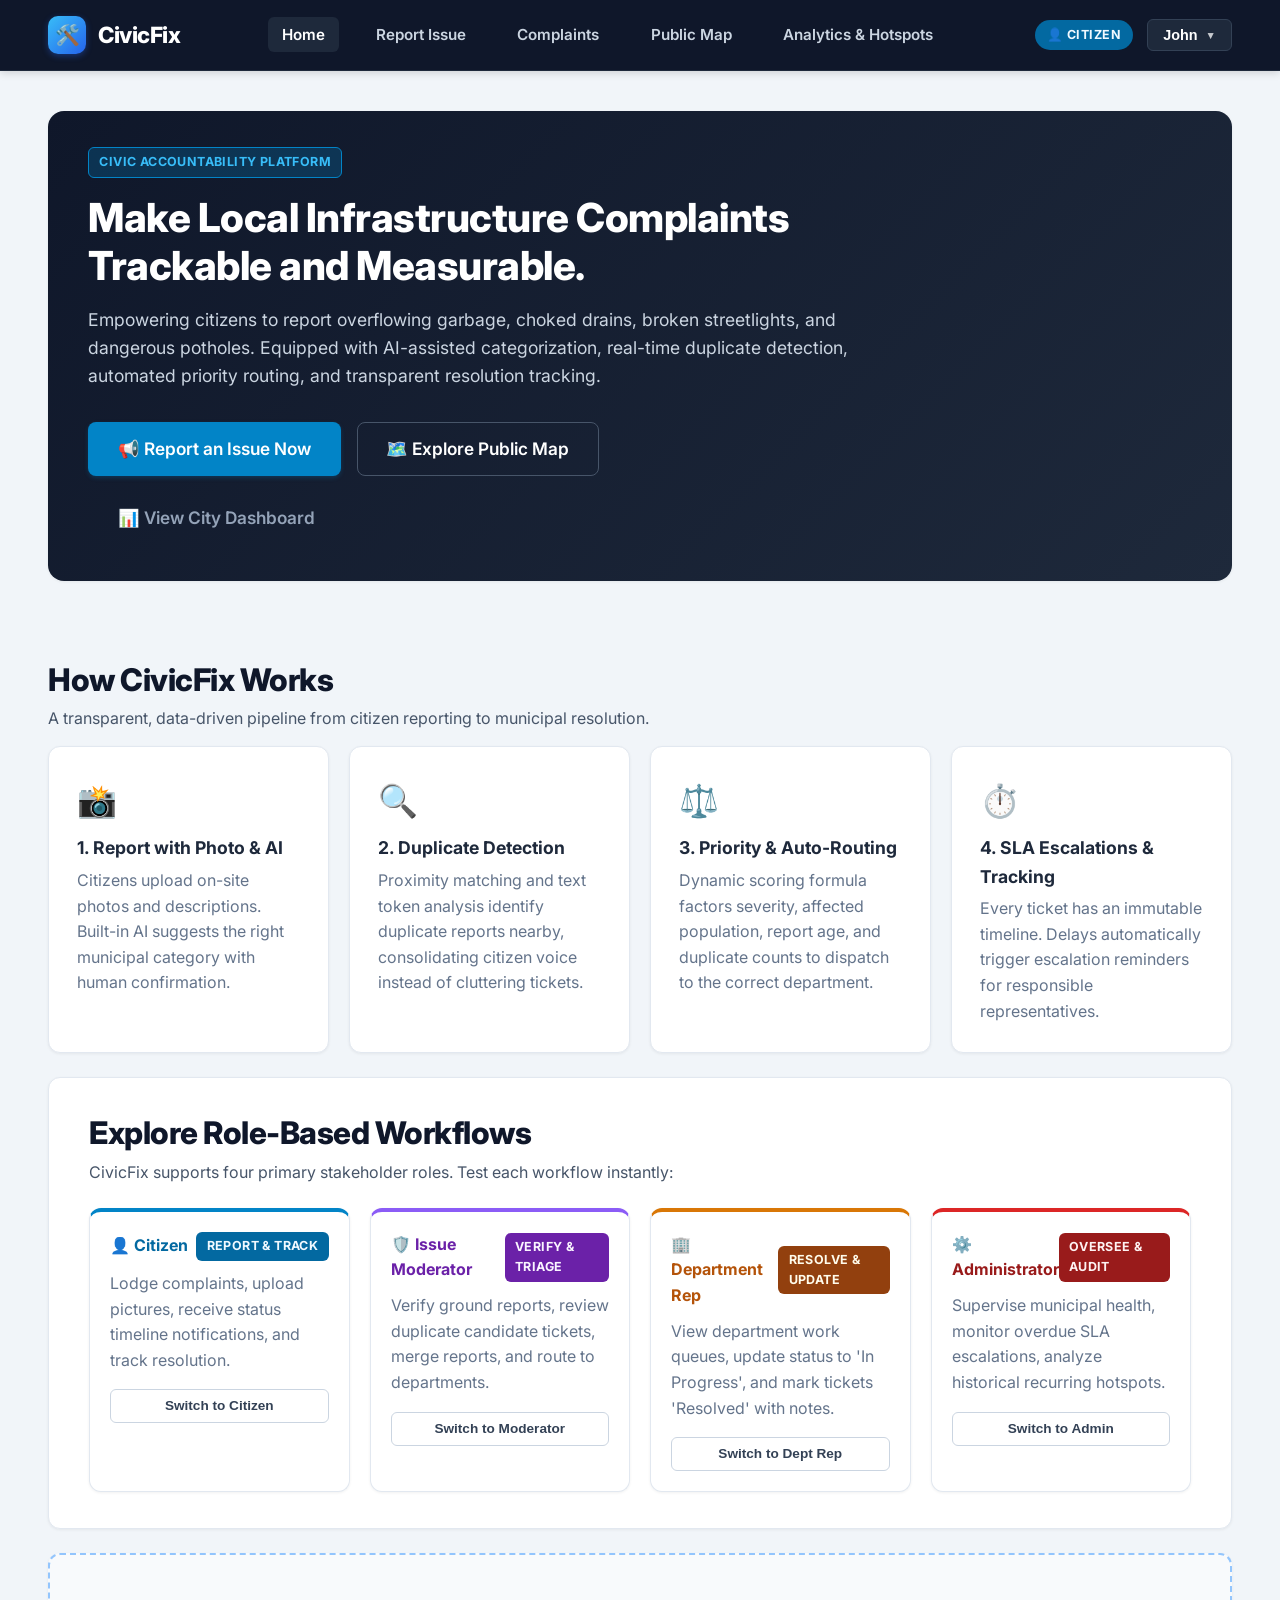
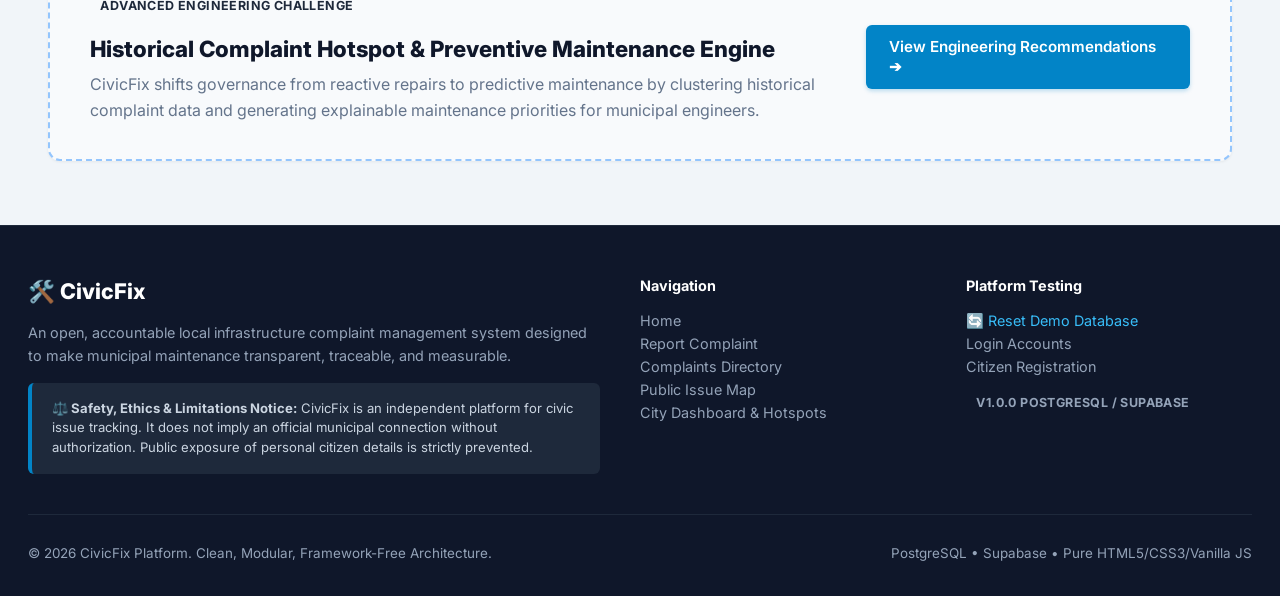
<file: index.html>
<!DOCTYPE html>
<html lang="en">
<head>
    <meta charset="UTF-8">
    <meta name="viewport" content="width=device-width, initial-scale=1.0">
    <title>CivicFix – Local Infrastructure Complaint Management Platform</title>
    <link rel="stylesheet" href="css/style.css">
    <link rel="stylesheet" href="https://fonts.googleapis.com/css2?family=Inter:wght@400;500;600;700;800&display=swap">
</head>
<body>

    <!-- Site Header & Navigation -->
    <header class="site-header">
        <div class="nav-container">
            <a href="index.html" class="brand-logo">
                <div class="brand-icon">🛠️</div>
                <span>CivicFix</span>
            </a>

            <nav>
                <ul class="nav-links">
                    <li><a href="index.html" class="nav-link active">Home</a></li>
                    <li><a href="submit-complaint.html" class="nav-link">Report Issue</a></li>
                    <li><a href="complaints.html" class="nav-link">Complaints</a></li>
                    <li><a href="public-map.html" class="nav-link">Public Map</a></li>
                    <li><a href="dashboard.html" class="nav-link">Analytics & Hotspots</a></li>
                </ul>
            </nav>

            <div class="nav-auth-section" id="nav-user-widget">
                <!-- Injected dynamically by auth.js -->
            </div>
        </div>
    </header>

    <!-- Hero Section -->
    <main class="main-wrapper">
        <section class="card p-6" style="background: linear-gradient(135deg, #0f172a 0%, #1e293b 100%); color: white; border: none; margin-bottom: 2.5rem; border-radius: var(--radius-lg);">
            <div style="max-width: 760px;">
                <div class="badge badge-primary mb-3" style="background: rgba(2, 132, 199, 0.25); color: #38bdf8; border: 1px solid #0284c7;">
                    CIVIC ACCOUNTABILITY PLATFORM
                </div>
                <h1 style="font-size: 2.5rem; font-weight: 800; line-height: 1.2; margin-bottom: 1rem; letter-spacing: -0.5px;">
                    Make Local Infrastructure Complaints Trackable and Measurable.
                </h1>
                <p style="font-size: 1.1rem; color: #cbd5e1; margin-bottom: 2rem; line-height: 1.6;">
                    Empowering citizens to report overflowing garbage, choked drains, broken streetlights, and dangerous potholes. 
                    Equipped with AI-assisted categorization, real-time duplicate detection, automated priority routing, and transparent resolution tracking.
                </p>
                <div style="display: flex; gap: 1rem; flex-wrap: wrap;">
                    <a href="submit-complaint.html" class="btn btn-primary btn-lg">📢 Report an Issue Now</a>
                    <a href="public-map.html" class="btn btn-outline btn-lg" style="color: white; border-color: #475569;">🗺️ Explore Public Map</a>
                    <a href="dashboard.html" class="btn btn-ghost btn-lg" style="color: #94a3b8;">📊 View City Dashboard</a>
                </div>
            </div>
        </section>

        <!-- Live Metrics Strip -->
        <section class="mb-4">
            <div class="kpi-grid" id="dashboard-metrics-container">
                <!-- Dynamically populated by dashboard.js -->
            </div>
        </section>

        <!-- How It Works Section -->
        <section class="mb-4">
            <h2 class="page-title mb-1">How CivicFix Works</h2>
            <p class="page-subtitle mb-3">A transparent, data-driven pipeline from citizen reporting to municipal resolution.</p>

            <div style="display: grid; grid-template-columns: repeat(auto-fit, minmax(240px, 1fr)); gap: 1.25rem;">
                <div class="card p-5">
                    <div style="font-size: 2rem; margin-bottom: 0.5rem;">📸</div>
                    <h3 style="font-size: 1.1rem; font-weight: 700; margin-bottom: 0.35rem;">1. Report with Photo & AI</h3>
                    <p class="text-sm text-muted">Citizens upload on-site photos and descriptions. Built-in AI suggests the right municipal category with human confirmation.</p>
                </div>

                <div class="card p-5">
                    <div style="font-size: 2rem; margin-bottom: 0.5rem;">🔍</div>
                    <h3 style="font-size: 1.1rem; font-weight: 700; margin-bottom: 0.35rem;">2. Duplicate Detection</h3>
                    <p class="text-sm text-muted">Proximity matching and text token analysis identify duplicate reports nearby, consolidating citizen voice instead of cluttering tickets.</p>
                </div>

                <div class="card p-5">
                    <div style="font-size: 2rem; margin-bottom: 0.5rem;">⚖️</div>
                    <h3 style="font-size: 1.1rem; font-weight: 700; margin-bottom: 0.35rem;">3. Priority & Auto-Routing</h3>
                    <p class="text-sm text-muted">Dynamic scoring formula factors severity, affected population, report age, and duplicate counts to dispatch to the correct department.</p>
                </div>

                <div class="card p-5">
                    <div style="font-size: 2rem; margin-bottom: 0.5rem;">⏱️</div>
                    <h3 style="font-size: 1.1rem; font-weight: 700; margin-bottom: 0.35rem;">4. SLA Escalations & Tracking</h3>
                    <p class="text-sm text-muted">Every ticket has an immutable timeline. Delays automatically trigger escalation reminders for responsible representatives.</p>
                </div>
            </div>
        </section>

        <!-- Four User Roles Showcase (With Quick Switcher) -->
        <section class="card p-6 mb-4" style="background: white;">
            <h2 class="page-title mb-1">Explore Role-Based Workflows</h2>
            <p class="page-subtitle mb-4">CivicFix supports four primary stakeholder roles. Test each workflow instantly:</p>

            <div style="display: grid; grid-template-columns: repeat(auto-fit, minmax(240px, 1fr)); gap: 1.25rem;">
                <div class="card p-4" style="border-top: 4px solid #0284c7;">
                    <div class="flex-between mb-2">
                        <strong style="color: #0369a1;">👤 Citizen</strong>
                        <span class="badge badge-citizen">Report & Track</span>
                    </div>
                    <p class="text-sm text-muted mb-3">Lodge complaints, upload pictures, receive status timeline notifications, and track resolution.</p>
                    <button class="btn btn-sm btn-outline btn-block" onclick="window.civicfixAuth.switchRole('citizen'); alert('Switched to Citizen role (John Citizen). Try reporting an issue!');">
                        Switch to Citizen
                    </button>
                </div>

                <div class="card p-4" style="border-top: 4px solid #8b5cf6;">
                    <div class="flex-between mb-2">
                        <strong style="color: #6b21a8;">🛡️ Issue Moderator</strong>
                        <span class="badge badge-moderator">Verify & Triage</span>
                    </div>
                    <p class="text-sm text-muted mb-3">Verify ground reports, review duplicate candidate tickets, merge reports, and route to departments.</p>
                    <button class="btn btn-sm btn-outline btn-block" onclick="window.civicfixAuth.switchRole('moderator'); alert('Switched to Moderator role (Sarah Jenkins). Check Complaints to verify tickets!');">
                        Switch to Moderator
                    </button>
                </div>

                <div class="card p-4" style="border-top: 4px solid #d97706;">
                    <div class="flex-between mb-2">
                        <strong style="color: #b45309;">🏢 Department Rep</strong>
                        <span class="badge badge-dept">Resolve & Update</span>
                    </div>
                    <p class="text-sm text-muted mb-3">View department work queues, update status to 'In Progress', and mark tickets 'Resolved' with notes.</p>
                    <button class="btn btn-sm btn-outline btn-block" onclick="window.civicfixAuth.switchRole('department_rep'); alert('Switched to Dept Rep role (Carlos Mendez - PWD). Check Complaints to advance resolution!');">
                        Switch to Dept Rep
                    </button>
                </div>

                <div class="card p-4" style="border-top: 4px solid #dc2626;">
                    <div class="flex-between mb-2">
                        <strong style="color: #991b1b;">⚙️ Administrator</strong>
                        <span class="badge badge-admin">Oversee & Audit</span>
                    </div>
                    <p class="text-sm text-muted mb-3">Supervise municipal health, monitor overdue SLA escalations, analyze historical recurring hotspots.</p>
                    <button class="btn btn-sm btn-outline btn-block" onclick="window.civicfixAuth.switchRole('admin'); alert('Switched to Admin role (Eleanor Vance). Open Analytics & Hotspots!');">
                        Switch to Admin
                    </button>
                </div>
            </div>
        </section>

        <!-- Advanced Engineering Challenge Highlight -->
        <section class="card p-6" style="background: #f8fafc; border: 2px dashed #93c5fd;">
            <div class="flex-between flex-wrap gap-2">
                <div>
                    <span class="badge badge-primary mb-2">ADVANCED ENGINEERING CHALLENGE</span>
                    <h3 style="font-size: 1.4rem; font-weight: 800; color: #0f172a;">Historical Complaint Hotspot & Preventive Maintenance Engine</h3>
                    <p class="text-muted mt-1" style="max-width: 780px;">
                        CivicFix shifts governance from reactive repairs to predictive maintenance by clustering historical complaint data and generating explainable maintenance priorities for municipal engineers.
                    </p>
                </div>
                <a href="dashboard.html#preventive-section" class="btn btn-primary">
                    View Engineering Recommendations ➔
                </a>
            </div>
        </section>
    </main>

    <!-- Footer -->
    <footer class="site-footer">
        <div class="footer-container">
            <div>
                <div class="footer-brand">🛠️ CivicFix</div>
                <p>An open, accountable local infrastructure complaint management system designed to make municipal maintenance transparent, traceable, and measurable.</p>
                
                <div class="footer-disclaimer-box">
                    <strong>⚖️ Safety, Ethics & Limitations Notice:</strong>
                    CivicFix is an independent platform for civic issue tracking. It does not imply an official municipal connection without authorization. Public exposure of personal citizen details is strictly prevented.
                </div>
            </div>

            <div>
                <h4 style="color: white; margin-bottom: 0.75rem;">Navigation</h4>
                <p><a href="index.html" style="color: #94a3b8;">Home</a></p>
                <p><a href="submit-complaint.html" style="color: #94a3b8;">Report Complaint</a></p>
                <p><a href="complaints.html" style="color: #94a3b8;">Complaints Directory</a></p>
                <p><a href="public-map.html" style="color: #94a3b8;">Public Issue Map</a></p>
                <p><a href="dashboard.html" style="color: #94a3b8;">City Dashboard & Hotspots</a></p>
            </div>

            <div>
                <h4 style="color: white; margin-bottom: 0.75rem;">Platform Testing</h4>
                <p><a href="#" onclick="window.civicfixDB.resetToDefaults(); location.reload();" style="color: #38bdf8;">🔄 Reset Demo Database</a></p>
                <p><a href="login.html" style="color: #94a3b8;">Login Accounts</a></p>
                <p><a href="register.html" style="color: #94a3b8;">Citizen Registration</a></p>
                <p><span class="badge badge-success mt-2">v1.0.0 PostgreSQL / Supabase</span></p>
            </div>
        </div>

        <div class="footer-bottom">
            <span>© 2026 CivicFix Platform. Clean, Modular, Framework-Free Architecture.</span>
            <span>PostgreSQL • Supabase • Pure HTML5/CSS3/Vanilla JS</span>
        </div>
    </footer>

    <!-- Scripts -->
    <script src="js/supabase.js"></script>
    <script src="js/auth.js"></script>
    <script src="js/dashboard.js"></script>
</body>
</html>
</file>
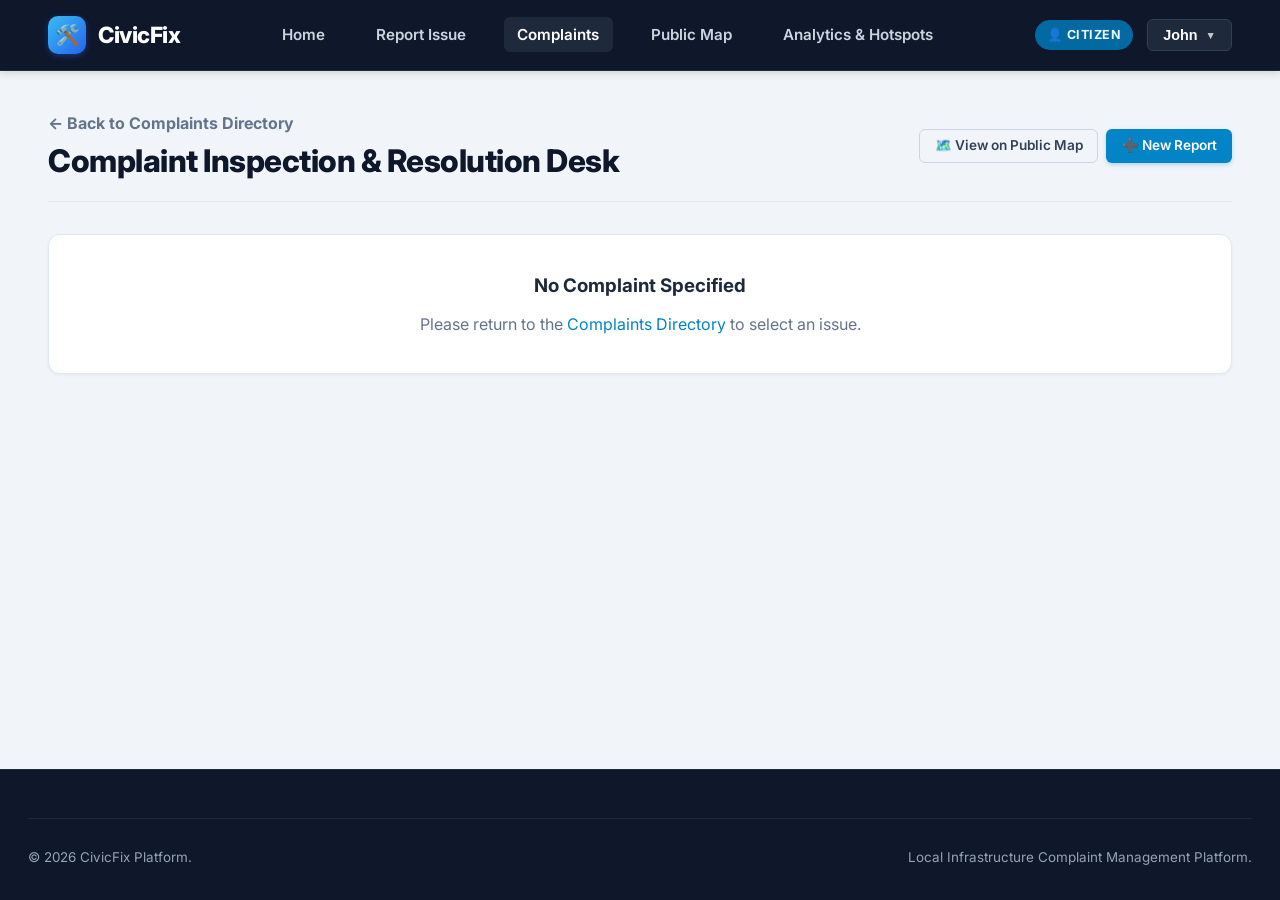
<file: complaint-details.html>
<!DOCTYPE html>
<html lang="en">
<head>
    <meta charset="UTF-8">
    <meta name="viewport" content="width=device-width, initial-scale=1.0">
    <title>Complaint Details – CivicFix</title>
    <link rel="stylesheet" href="css/style.css">
    <link rel="stylesheet" href="https://fonts.googleapis.com/css2?family=Inter:wght@400;500;600;700;800&display=swap">
</head>
<body>

    <!-- Header -->
    <header class="site-header">
        <div class="nav-container">
            <a href="index.html" class="brand-logo">
                <div class="brand-icon">🛠️</div>
                <span>CivicFix</span>
            </a>

            <nav>
                <ul class="nav-links">
                    <li><a href="index.html" class="nav-link">Home</a></li>
                    <li><a href="submit-complaint.html" class="nav-link">Report Issue</a></li>
                    <li><a href="complaints.html" class="nav-link active">Complaints</a></li>
                    <li><a href="public-map.html" class="nav-link">Public Map</a></li>
                    <li><a href="dashboard.html" class="nav-link">Analytics & Hotspots</a></li>
                </ul>
            </nav>

            <div class="nav-auth-section" id="nav-user-widget"></div>
        </div>
    </header>

    <main class="main-wrapper">
        <div class="page-header">
            <div>
                <a href="complaints.html" class="text-sm font-bold text-muted mb-1 block">← Back to Complaints Directory</a>
                <h1 class="page-title">Complaint Inspection & Resolution Desk</h1>
            </div>
            <div style="display: flex; gap: 0.5rem;">
                <a href="public-map.html" class="btn btn-outline btn-sm">🗺️ View on Public Map</a>
                <a href="submit-complaint.html" class="btn btn-primary btn-sm">➕ New Report</a>
            </div>
        </div>

        <div id="details-content">
            <div class="card p-6 text-center">
                <p>Loading complaint details and audit history...</p>
            </div>
        </div>
    </main>

    <!-- Footer -->
    <footer class="site-footer">
        <div class="footer-bottom">
            <span>© 2026 CivicFix Platform.</span>
            <span>Local Infrastructure Complaint Management Platform.</span>
        </div>
    </footer>

    <!-- Scripts -->
    <script src="js/supabase.js"></script>
    <script src="js/auth.js"></script>
    <script src="js/complaints.js"></script>
    <script>
        document.addEventListener('DOMContentLoaded', () => {
            window.complaintsCtrl.initComplaintDetails();
        });
    </script>
</body>
</html>
</file>
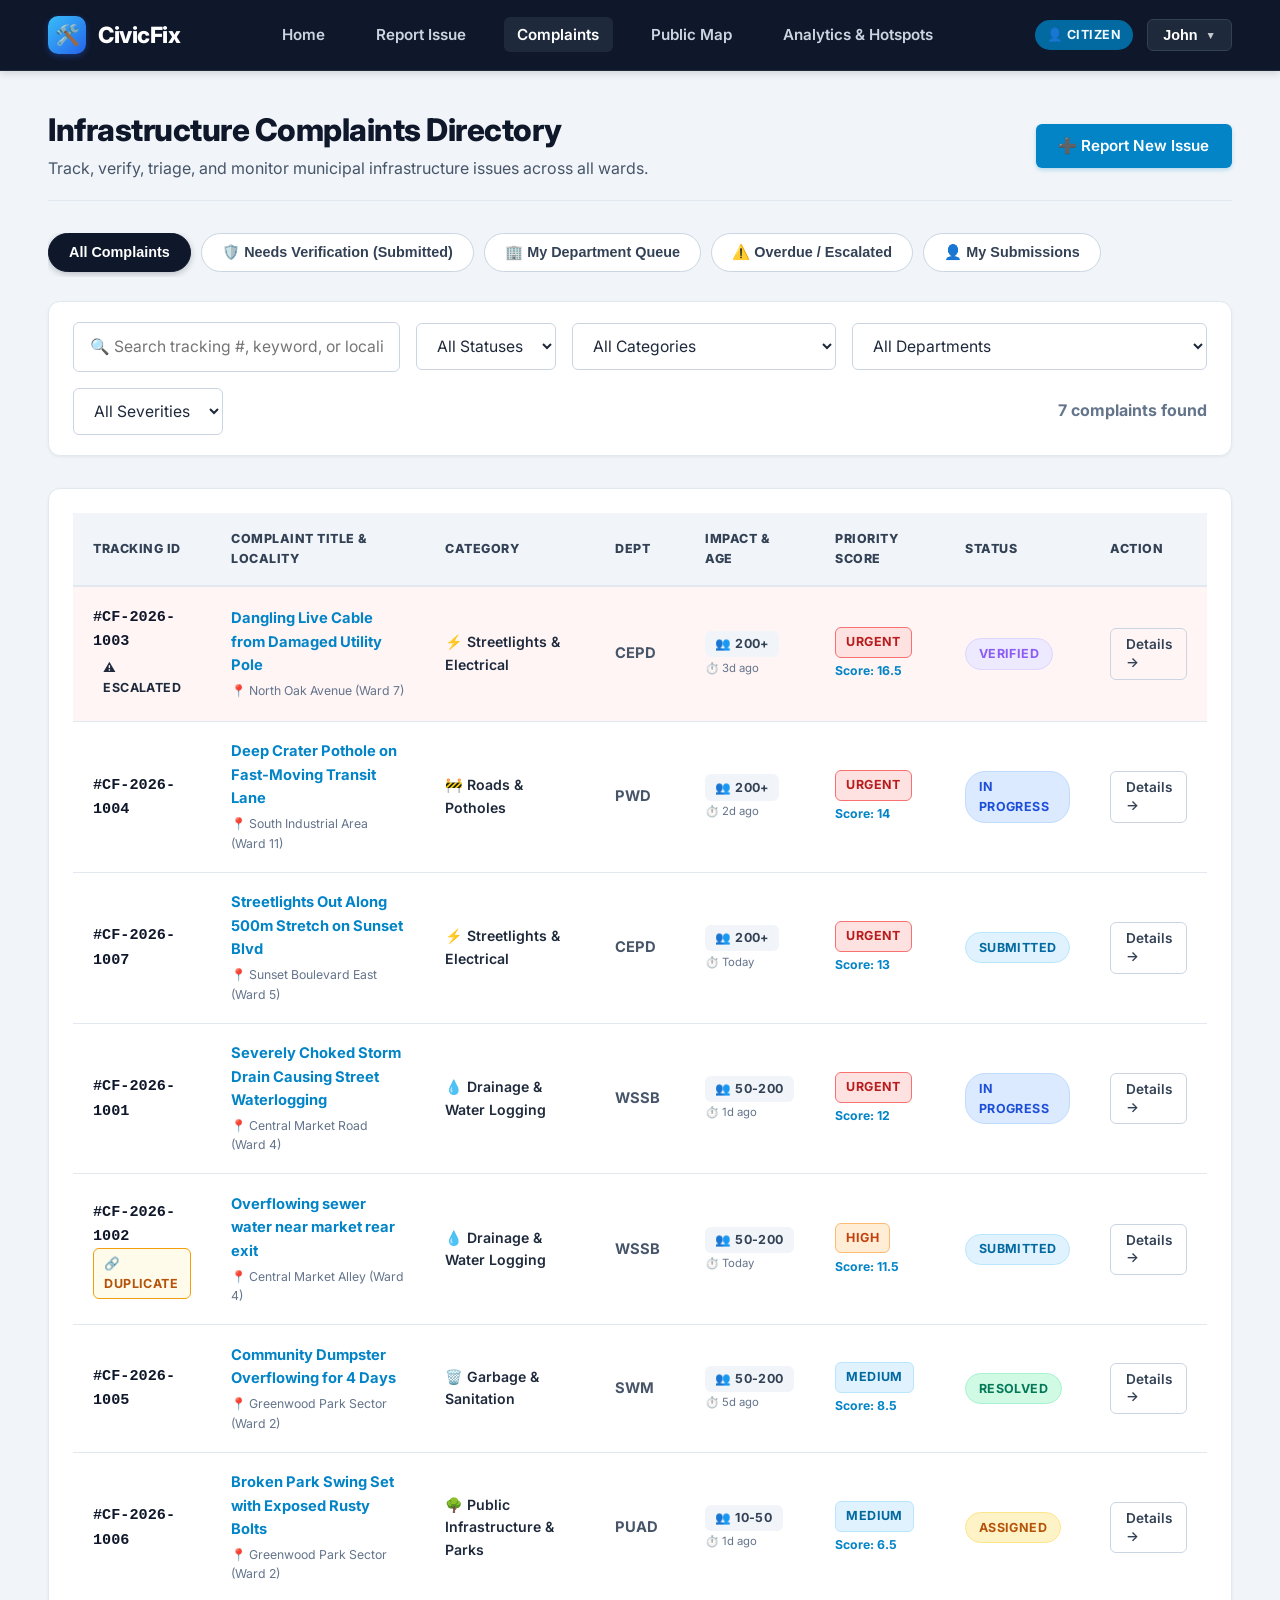
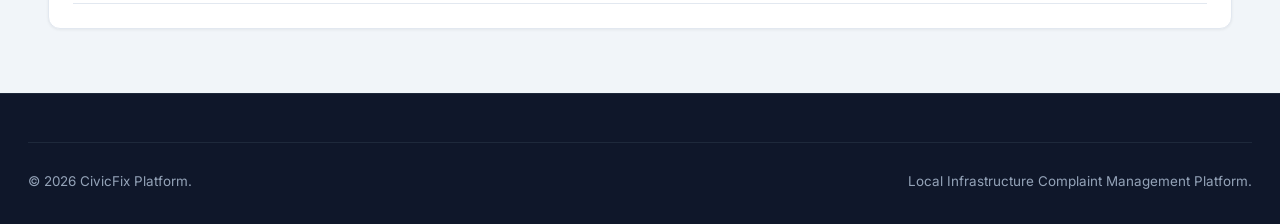
<file: complaints.html>
<!DOCTYPE html>
<html lang="en">
<head>
    <meta charset="UTF-8">
    <meta name="viewport" content="width=device-width, initial-scale=1.0">
    <title>Complaints Directory – CivicFix</title>
    <link rel="stylesheet" href="css/style.css">
    <link rel="stylesheet" href="https://fonts.googleapis.com/css2?family=Inter:wght@400;500;600;700;800&display=swap">
</head>
<body>

    <!-- Header -->
    <header class="site-header">
        <div class="nav-container">
            <a href="index.html" class="brand-logo">
                <div class="brand-icon">🛠️</div>
                <span>CivicFix</span>
            </a>

            <nav>
                <ul class="nav-links">
                    <li><a href="index.html" class="nav-link">Home</a></li>
                    <li><a href="submit-complaint.html" class="nav-link">Report Issue</a></li>
                    <li><a href="complaints.html" class="nav-link active">Complaints</a></li>
                    <li><a href="public-map.html" class="nav-link">Public Map</a></li>
                    <li><a href="dashboard.html" class="nav-link">Analytics & Hotspots</a></li>
                </ul>
            </nav>

            <div class="nav-auth-section" id="nav-user-widget"></div>
        </div>
    </header>

    <main class="main-wrapper">
        <div class="page-header">
            <div>
                <h1 class="page-title">Infrastructure Complaints Directory</h1>
                <p class="page-subtitle">Track, verify, triage, and monitor municipal infrastructure issues across all wards.</p>
            </div>
            <a href="submit-complaint.html" class="btn btn-primary">➕ Report New Issue</a>
        </div>

        <!-- Role-based Quick Filter Tabs -->
        <div class="role-tabs-bar">
            <button class="role-tab active" data-role-tab="all">All Complaints</button>
            <button class="role-tab" data-role-tab="needs_verification">🛡️ Needs Verification (Submitted)</button>
            <button class="role-tab" data-role-tab="my_dept">🏢 My Department Queue</button>
            <button class="role-tab" data-role-tab="overdue">⚠️ Overdue / Escalated</button>
            <button class="role-tab" data-role-tab="my_reports">👤 My Submissions</button>
        </div>

        <!-- Filter & Search Controls -->
        <div class="filter-bar">
            <input type="text" id="filter-search" class="form-control filter-input" placeholder="🔍 Search tracking #, keyword, or locality...">

            <select id="filter-status" class="form-control" style="width: auto; min-width: 140px;">
                <option value="all">All Statuses</option>
                <option value="submitted">Submitted</option>
                <option value="verified">Verified</option>
                <option value="assigned">Assigned</option>
                <option value="in_progress">In Progress</option>
                <option value="resolved">Resolved</option>
                <option value="rejected">Rejected</option>
            </select>

            <select id="filter-category" class="form-control" style="width: auto; min-width: 160px;">
                <option value="all">All Categories</option>
            </select>

            <select id="filter-department" class="form-control" style="width: auto; min-width: 160px;">
                <option value="all">All Departments</option>
            </select>

            <select id="filter-severity" class="form-control" style="width: auto; min-width: 130px;">
                <option value="all">All Severities</option>
                <option value="low">Low</option>
                <option value="medium">Medium</option>
                <option value="high">High</option>
                <option value="critical">Critical</option>
            </select>

            <span id="complaints-count" class="text-xs text-muted font-bold" style="margin-left: auto;">
                Loading complaints...
            </span>
        </div>

        <!-- Table Card -->
        <div class="card" style="padding: 1.5rem;">
            <div class="table-responsive">
                <table class="table">
                    <thead>
                        <tr>
                            <th style="width: 135px;">Tracking ID</th>
                            <th>Complaint Title & Locality</th>
                            <th style="width: 170px;">Category</th>
                            <th style="width: 90px;">Dept</th>
                            <th style="width: 130px;">Impact & Age</th>
                            <th style="width: 130px;">Priority Score</th>
                            <th style="width: 120px;">Status</th>
                            <th style="width: 90px;">Action</th>
                        </tr>
                    </thead>
                    <tbody id="complaints-table-body">
                        <!-- Populated dynamically by complaints.js -->
                    </tbody>
                </table>
            </div>
        </div>
    </main>

    <!-- Footer -->
    <footer class="site-footer">
        <div class="footer-bottom">
            <span>© 2026 CivicFix Platform.</span>
            <span>Local Infrastructure Complaint Management Platform.</span>
        </div>
    </footer>

    <!-- Scripts -->
    <script src="js/supabase.js"></script>
    <script src="js/auth.js"></script>
    <script src="js/complaints.js"></script>
    <script>
        document.addEventListener('DOMContentLoaded', () => {
            window.complaintsCtrl.initComplaintsList();
        });
    </script>
</body>
</html>
</file>
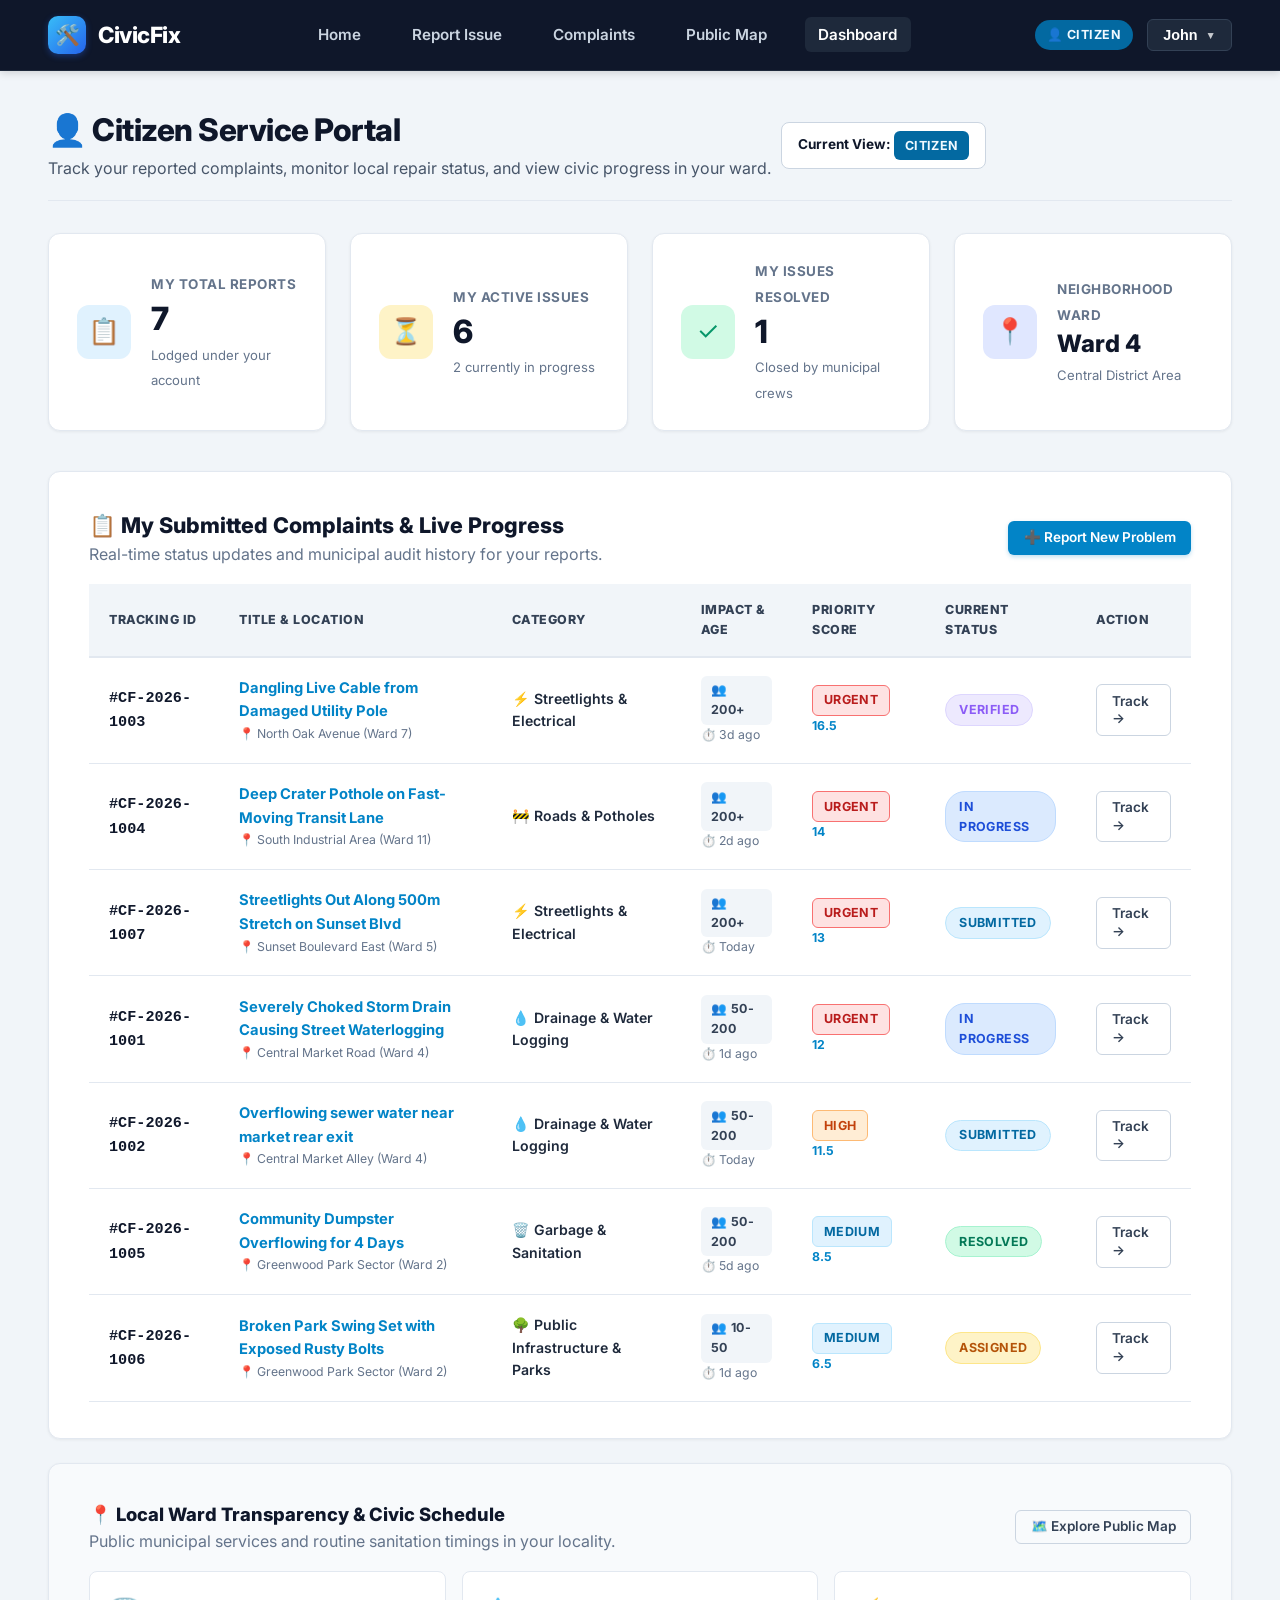
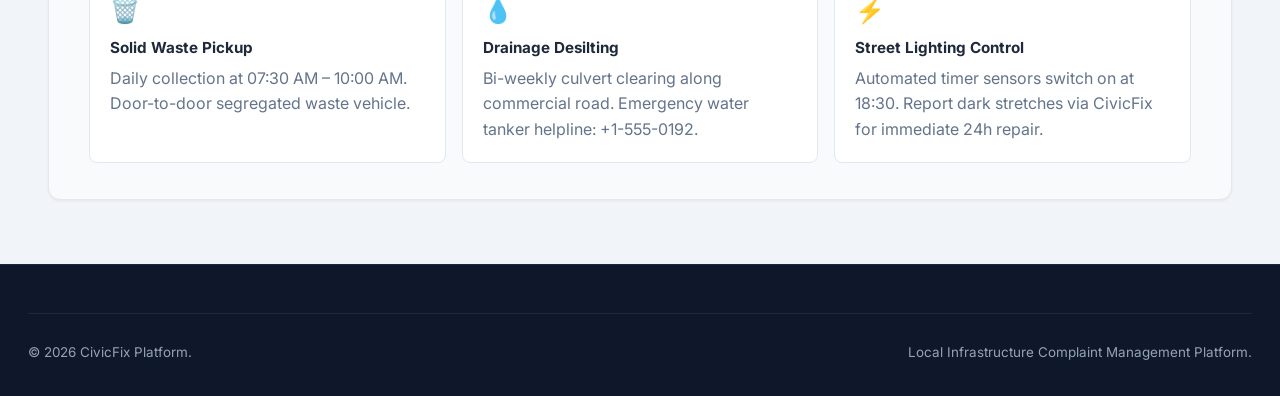
<file: dashboard.html>
<!DOCTYPE html>
<html lang="en">
<head>
    <meta charset="UTF-8">
    <meta name="viewport" content="width=device-width, initial-scale=1.0">
    <title>Dashboard & Analytics – CivicFix</title>
    <link rel="stylesheet" href="css/style.css">
    <link rel="stylesheet" href="https://fonts.googleapis.com/css2?family=Inter:wght@400;500;600;700;800&display=swap">
</head>
<body>

    <!-- Header -->
    <header class="site-header">
        <div class="nav-container">
            <a href="index.html" class="brand-logo">
                <div class="brand-icon">🛠️</div>
                <span>CivicFix</span>
            </a>

            <nav>
                <ul class="nav-links">
                    <li><a href="index.html" class="nav-link">Home</a></li>
                    <li><a href="submit-complaint.html" class="nav-link">Report Issue</a></li>
                    <li><a href="complaints.html" class="nav-link">Complaints</a></li>
                    <li><a href="public-map.html" class="nav-link">Public Map</a></li>
                    <li><a href="dashboard.html" class="nav-link active">Dashboard</a></li>
                </ul>
            </nav>

            <div class="nav-auth-section" id="nav-user-widget"></div>
        </div>
    </header>

    <main class="main-wrapper">
        <!-- Role-Specific Header Banner (Citizen, Moderator, Dept Rep, or Admin) -->
        <div id="dashboard-role-banner" class="page-header">
            <div>
                <h1 class="page-title">CivicFix Service Dashboard</h1>
                <p class="page-subtitle">Loading role-tailored dashboard console...</p>
            </div>
        </div>

        <!-- Role-Specific Dynamic Container -->
        <div id="role-dashboard-container">
            <div class="card p-6 text-center text-muted">
                <p>Loading role-tailored console...</p>
            </div>
        </div>
    </main>

    <!-- Footer -->
    <footer class="site-footer">
        <div class="footer-bottom">
            <span>© 2026 CivicFix Platform.</span>
            <span>Local Infrastructure Complaint Management Platform.</span>
        </div>
    </footer>

    <!-- Scripts -->
    <script src="js/supabase.js"></script>
    <script src="js/auth.js"></script>
    <script src="js/dashboard.js"></script>
</body>
</html>
</file>
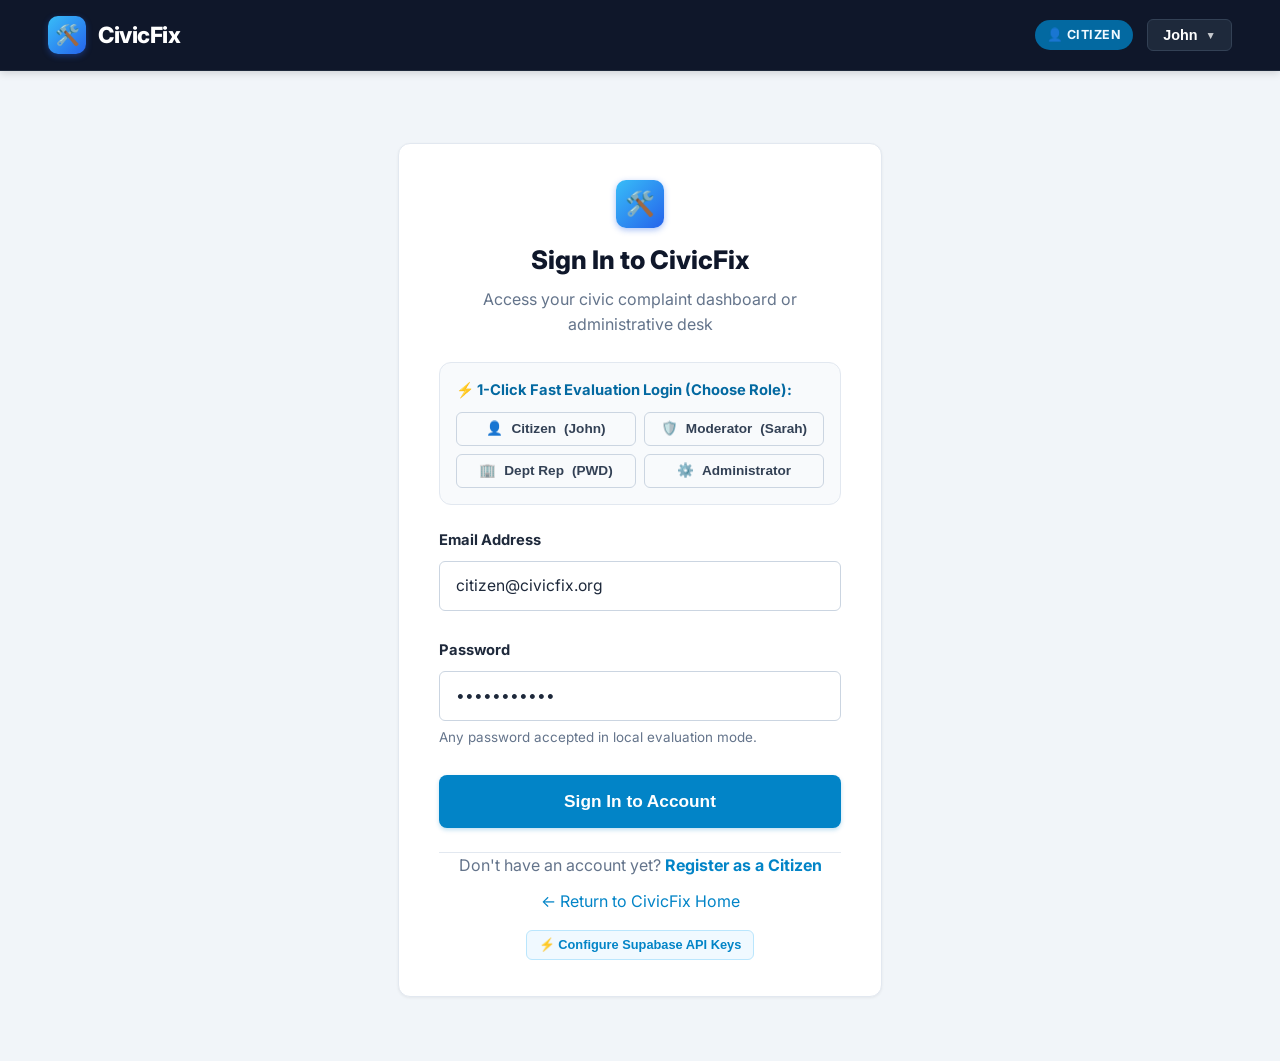
<file: login.html>
<!DOCTYPE html>
<html lang="en">
<head>
    <meta charset="UTF-8">
    <meta name="viewport" content="width=device-width, initial-scale=1.0">
    <title>Login – CivicFix</title>
    <link rel="stylesheet" href="css/style.css">
    <link rel="stylesheet" href="https://fonts.googleapis.com/css2?family=Inter:wght@400;500;600;700;800&display=swap">
</head>
<body>

    <!-- Header -->
    <header class="site-header">
        <div class="nav-container">
            <a href="index.html" class="brand-logo">
                <div class="brand-icon">🛠️</div>
                <span>CivicFix</span>
            </a>
            <div class="nav-auth-section" id="nav-user-widget"></div>
        </div>
    </header>

    <main class="main-wrapper" style="max-width: 540px; margin-top: 2rem;">
        <div class="card p-6">
            <div class="text-center mb-4">
                <div class="brand-icon" style="margin: 0 auto 0.75rem; width: 48px; height: 48px; font-size: 1.5rem;">🛠️</div>
                <h1 style="font-size: 1.6rem; font-weight: 800; color: #0f172a;">Sign In to CivicFix</h1>
                <p class="text-muted text-sm mt-1">Access your civic complaint dashboard or administrative desk</p>
            </div>

            <!-- 1-Click Fast Evaluation Demo Login Buttons -->
            <div style="background: #f8fafc; border: 1px solid #e2e8f0; border-radius: var(--radius); padding: 1rem; margin-bottom: 1.5rem;">
                <label class="form-label" style="margin-bottom: 0.6rem; color: #0369a1;">⚡ 1-Click Fast Evaluation Login (Choose Role):</label>
                <div style="display: grid; grid-template-columns: 1fr 1fr; gap: 0.5rem;">
                    <button type="button" class="btn btn-outline btn-sm text-left" onclick="quickLogin('citizen@civicfix.org')">
                        👤 <strong>Citizen</strong> (John)
                    </button>
                    <button type="button" class="btn btn-outline btn-sm text-left" onclick="quickLogin('moderator@civicfix.org')">
                        🛡️ <strong>Moderator</strong> (Sarah)
                    </button>
                    <button type="button" class="btn btn-outline btn-sm text-left" onclick="quickLogin('rep.pwd@civicfix.org')">
                        🏢 <strong>Dept Rep</strong> (PWD)
                    </button>
                    <button type="button" class="btn btn-outline btn-sm text-left" onclick="quickLogin('admin@civicfix.org')">
                        ⚙️ <strong>Administrator</strong>
                    </button>
                </div>
            </div>

            <!-- Standard Login Form -->
            <form id="login-form">
                <div class="form-group">
                    <label class="form-label" for="login-email">Email Address</label>
                    <input type="email" id="login-email" class="form-control" placeholder="name@example.com" required value="citizen@civicfix.org">
                </div>

                <div class="form-group">
                    <label class="form-label" for="login-password">Password</label>
                    <input type="password" id="login-password" class="form-control" placeholder="••••••••" required value="password123">
                    <small class="form-hint">Any password accepted in local evaluation mode.</small>
                </div>

                <button type="submit" class="btn btn-primary btn-block btn-lg" id="btn-login-submit">
                    Sign In to Account
                </button>
            </form>

            <div class="text-center mt-4 pt-3" style="border-top: 1px solid var(--slate-200);">
                <p class="text-sm text-muted">
                    Don't have an account yet? <a href="register.html" class="font-bold">Register as a Citizen</a>
                </p>
                <p class="text-xs text-muted mt-2">
                    <a href="index.html">← Return to CivicFix Home</a>
                </p>
                <div class="mt-3">
                    <button type="button" class="btn btn-ghost btn-sm" onclick="window.civicfixAuth.showSupabaseModal()" style="font-size:0.8rem; color:#0284c7; border:1px solid #bae6fd; background:#f0f9ff; padding:0.35rem 0.75rem; border-radius:6px;">
                        ⚡ Configure Supabase API Keys
                    </button>
                </div>
            </div>
        </div>
    </main>

    <script src="js/supabase.js"></script>
    <script src="js/auth.js"></script>
    <script>
        function quickLogin(email) {
            document.getElementById('login-email').value = email;
            document.getElementById('login-form').dispatchEvent(new Event('submit'));
        }

        document.getElementById('login-form').addEventListener('submit', async (e) => {
            e.preventDefault();
            const email = document.getElementById('login-email').value.trim();
            const res = await window.civicfixAuth.login(email);
            if (res.success) {
                alert(`Welcome back, ${res.user.full_name}! Active role: ${res.user.role.toUpperCase()}`);
                window.location.href = 'complaints.html';
            } else {
                alert(res.error);
            }
        });
    </script>
</body>
</html>
</file>
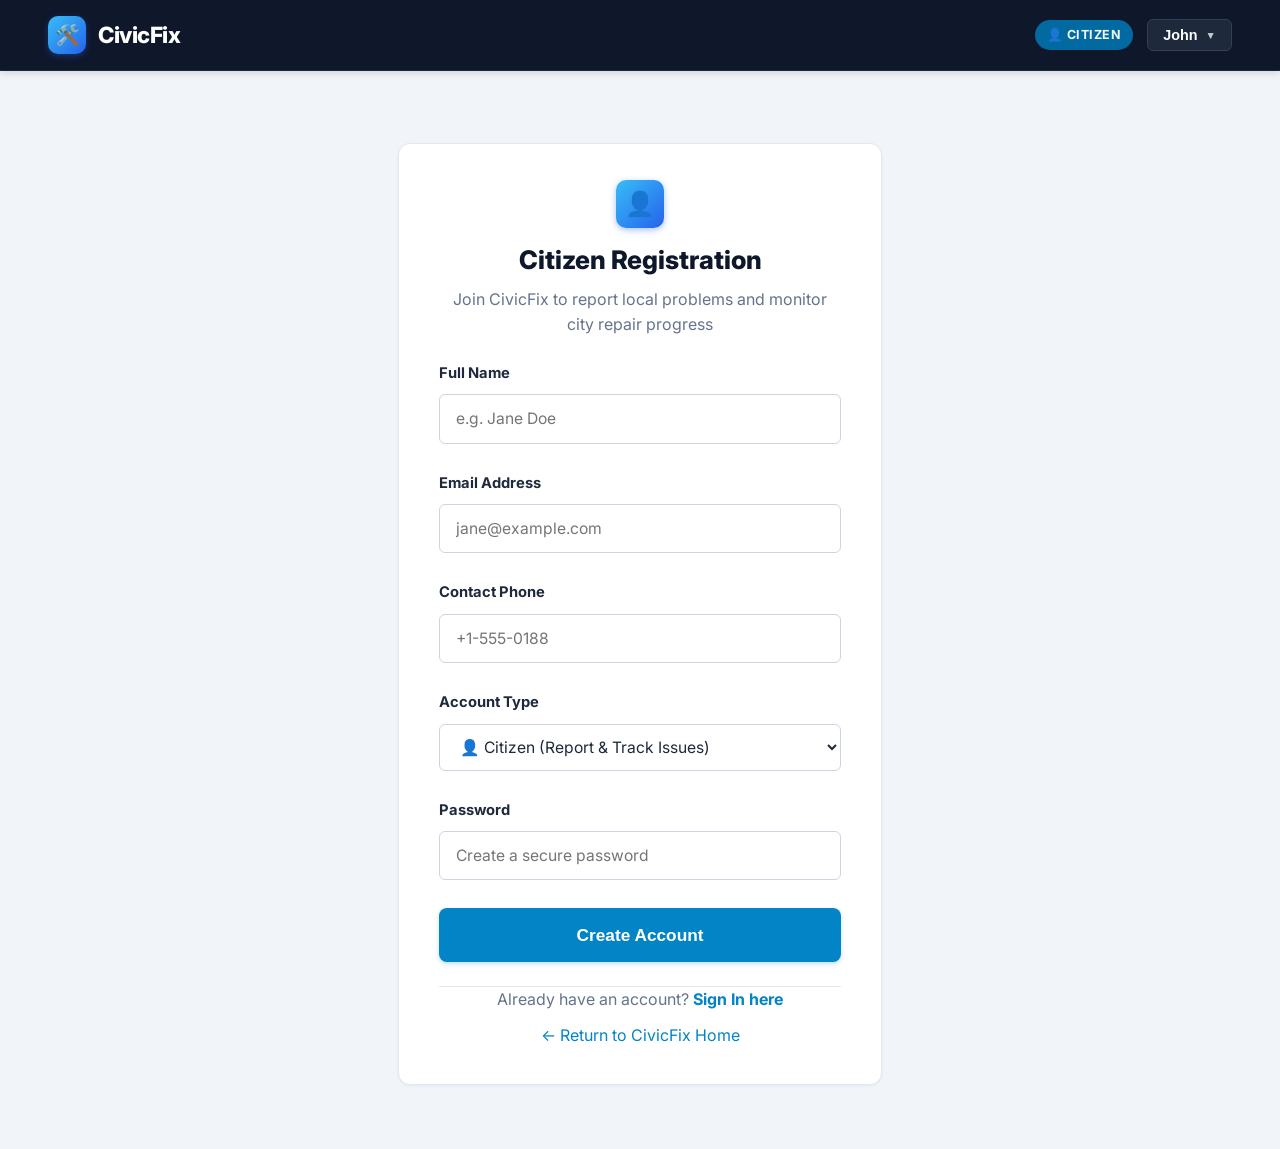
<file: register.html>
<!DOCTYPE html>
<html lang="en">
<head>
    <meta charset="UTF-8">
    <meta name="viewport" content="width=device-width, initial-scale=1.0">
    <title>Citizen Registration – CivicFix</title>
    <link rel="stylesheet" href="css/style.css">
    <link rel="stylesheet" href="https://fonts.googleapis.com/css2?family=Inter:wght@400;500;600;700;800&display=swap">
</head>
<body>

    <!-- Header -->
    <header class="site-header">
        <div class="nav-container">
            <a href="index.html" class="brand-logo">
                <div class="brand-icon">🛠️</div>
                <span>CivicFix</span>
            </a>
            <div class="nav-auth-section" id="nav-user-widget"></div>
        </div>
    </header>

    <main class="main-wrapper" style="max-width: 540px; margin-top: 2rem;">
        <div class="card p-6">
            <div class="text-center mb-4">
                <div class="brand-icon" style="margin: 0 auto 0.75rem; width: 48px; height: 48px; font-size: 1.5rem;">👤</div>
                <h1 style="font-size: 1.6rem; font-weight: 800; color: #0f172a;">Citizen Registration</h1>
                <p class="text-muted text-sm mt-1">Join CivicFix to report local problems and monitor city repair progress</p>
            </div>

            <form id="register-form">
                <div class="form-group">
                    <label class="form-label" for="reg-name">Full Name</label>
                    <input type="text" id="reg-name" class="form-control" placeholder="e.g. Jane Doe" required>
                </div>

                <div class="form-group">
                    <label class="form-label" for="reg-email">Email Address</label>
                    <input type="email" id="reg-email" class="form-control" placeholder="jane@example.com" required>
                </div>

                <div class="form-group">
                    <label class="form-label" for="reg-phone">Contact Phone</label>
                    <input type="tel" id="reg-phone" class="form-control" placeholder="+1-555-0188" required>
                </div>

                <div class="form-group">
                    <label class="form-label" for="reg-role">Account Type</label>
                    <select id="reg-role" class="form-control">
                        <option value="citizen" selected>👤 Citizen (Report & Track Issues)</option>
                        <option value="moderator">🛡️ Issue Moderator (Verification Desk)</option>
                        <option value="department_rep">🏢 Department / Maintenance Representative</option>
                    </select>
                </div>

                <div class="form-group">
                    <label class="form-label" for="reg-password">Password</label>
                    <input type="password" id="reg-password" class="form-control" placeholder="Create a secure password" minlength="6" required>
                </div>

                <button type="submit" class="btn btn-primary btn-block btn-lg" id="btn-reg-submit">
                    Create Account
                </button>
            </form>

            <div class="text-center mt-4 pt-3" style="border-top: 1px solid var(--slate-200);">
                <p class="text-sm text-muted">
                    Already have an account? <a href="login.html" class="font-bold">Sign In here</a>
                </p>
                <p class="text-xs text-muted mt-2">
                    <a href="index.html">← Return to CivicFix Home</a>
                </p>
            </div>
        </div>
    </main>

    <script src="js/supabase.js"></script>
    <script src="js/auth.js"></script>
    <script>
        document.getElementById('register-form').addEventListener('submit', async (e) => {
            e.preventDefault();
            const name = document.getElementById('reg-name').value.trim();
            const email = document.getElementById('reg-email').value.trim();
            const phone = document.getElementById('reg-phone').value.trim();
            const role = document.getElementById('reg-role').value;

            const res = await window.civicfixAuth.register(name, email, phone, role);
            if (res.success) {
                alert(`Account created successfully! Welcome, ${res.user.full_name}.`);
                window.location.href = 'submit-complaint.html';
            } else {
                alert(res.error);
            }
        });
    </script>
</body>
</html>
</file>
<file: css/style.css>
﻿/* ==========================================================================
   CIVICFIX - LOCAL INFRASTRUCTURE COMPLAINT MANAGEMENT PLATFORM
   Master Stylesheet (Clean, Modern, Spacious, Professional Pure CSS3)
   ========================================================================== */

:root {
    --primary: #0284c7;
    --primary-dark: #0369a1;
    --primary-light: #e0f2fe;
    --accent: #2563eb;
    --slate-900: #0f172a;
    --slate-800: #1e293b;
    --slate-700: #334155;
    --slate-600: #475569;
    --slate-500: #64748b;
    --slate-400: #94a3b8;
    --slate-300: #cbd5e1;
    --slate-200: #e2e8f0;
    --slate-100: #f1f5f9;
    --slate-50: #f8fafc;
    --white: #ffffff;
    --success: #10b981;
    --success-light: #d1fae5;
    --warning: #f59e0b;
    --warning-light: #fef3c7;
    --danger: #ef4444;
    --danger-light: #fee2e2;
    --purple: #8b5cf6;
    --purple-light: #ede9fe;
    
    /* Spacing System */
    --space-xs: 0.35rem;
    --space-sm: 0.65rem;
    --space-md: 1.25rem;
    --space-lg: 2rem;
    --space-xl: 3rem;
    
    --radius-sm: 6px;
    --radius: 12px;
    --radius-lg: 16px;
    
    --shadow-sm: 0 1px 3px 0 rgba(0, 0, 0, 0.06);
    --shadow: 0 4px 12px -2px rgba(0, 0, 0, 0.08), 0 2px 6px -1px rgba(0, 0, 0, 0.05);
    --shadow-md: 0 10px 25px -4px rgba(0, 0, 0, 0.1), 0 6px 12px -3px rgba(0, 0, 0, 0.06);
    
    --font-sans: 'Inter', -apple-system, BlinkMacSystemFont, "Segoe UI", Roboto, Helvetica, Arial, sans-serif;
}

* {
    box-sizing: border-box;
    margin: 0;
    padding: 0;
}

body {
    font-family: var(--font-sans);
    background-color: #f1f5f9;
    color: var(--slate-800);
    line-height: 1.6;
    min-height: 100vh;
    display: flex;
    flex-direction: column;
}

a {
    color: var(--primary);
    text-decoration: none;
    transition: color 0.15s ease;
}

a:hover {
    color: var(--primary-dark);
}

img:not(.leaflet-tile):not(.leaflet-marker-icon):not(.leaflet-marker-shadow) {
    max-width: 100%;
    height: auto;
    display: block;
}

/* ==========================================================================
   NAVIGATION BAR & HEADER (SPACIOUS & CLEAR)
   ========================================================================== */
.site-header {
    background-color: var(--slate-900);
    color: var(--white);
    border-bottom: 1px solid var(--slate-800);
    position: sticky;
    top: 0;
    z-index: 1000;
    box-shadow: 0 2px 8px rgba(0, 0, 0, 0.15);
}

.nav-container {
    max-width: 1240px;
    margin: 0 auto;
    padding: 1rem 1.75rem;
    display: flex;
    align-items: center;
    justify-content: space-between;
}

.brand-logo {
    display: flex;
    align-items: center;
    gap: 0.75rem;
    color: var(--white);
    font-size: 1.4rem;
    font-weight: 800;
    letter-spacing: -0.5px;
}

.brand-logo:hover {
    color: var(--white);
}

.brand-icon {
    background: linear-gradient(135deg, #38bdf8, #2563eb);
    color: white;
    width: 38px;
    height: 38px;
    border-radius: 10px;
    display: flex;
    align-items: center;
    justify-content: center;
    font-size: 1.25rem;
    box-shadow: 0 2px 6px rgba(37, 99, 235, 0.4);
}

.nav-links {
    display: flex;
    align-items: center;
    gap: 1.5rem;
    list-style: none;
}

.nav-link {
    color: #cbd5e1;
    font-size: 0.95rem;
    font-weight: 600;
    padding: 0.5rem 0.85rem;
    border-radius: var(--radius-sm);
    transition: all 0.2s;
}

.nav-link:hover, .nav-link.active {
    color: var(--white);
    background-color: var(--slate-800);
}

.nav-auth-section {
    display: flex;
    align-items: center;
    gap: 0.75rem;
}

/* User Profile Menu & Role Badge */
.user-profile-menu {
    display: flex;
    align-items: center;
    gap: 0.85rem;
    position: relative;
}

.user-role-badge {
    font-size: 0.78rem;
    font-weight: 700;
    padding: 0.3rem 0.75rem;
    border-radius: 20px;
    display: inline-flex;
    align-items: center;
    gap: 0.4rem;
    text-transform: uppercase;
    letter-spacing: 0.5px;
}

.badge-citizen { background-color: #0369a1; color: #f0f9ff; }
.badge-moderator { background-color: #6b21a8; color: #faf5ff; }
.badge-dept { background-color: #92400e; color: #fffbeb; }
.badge-admin { background-color: #991b1b; color: #fef2f2; }

.user-btn {
    background: var(--slate-800);
    border: 1px solid var(--slate-700);
    color: var(--white);
    padding: 0.45rem 0.95rem;
    border-radius: var(--radius-sm);
    font-size: 0.9rem;
    font-weight: 600;
    cursor: pointer;
    display: flex;
    align-items: center;
    gap: 0.5rem;
    transition: background 0.15s;
}

.user-btn:hover {
    background: var(--slate-700);
}

.caret {
    font-size: 0.65rem;
    opacity: 0.75;
}

.dropdown-panel {
    display: none;
    position: absolute;
    right: 0;
    top: calc(100% + 10px);
    width: 280px;
    background: var(--white);
    color: var(--slate-800);
    border: 1px solid var(--slate-200);
    border-radius: var(--radius);
    box-shadow: var(--shadow-md);
    padding: 0.9rem 0;
    z-index: 1050;
}

.dropdown-panel.show {
    display: block;
}

.dropdown-header {
    padding: 0.6rem 1.25rem;
}

.dropdown-header strong {
    display: block;
    font-size: 1rem;
    color: var(--slate-900);
}

.dropdown-header small {
    color: var(--slate-500);
    font-size: 0.82rem;
}

.dropdown-divider {
    height: 1px;
    background: var(--slate-200);
    margin: 0.6rem 0;
}

.dropdown-section-title {
    padding: 0.35rem 1.25rem;
    font-size: 0.74rem;
    font-weight: 700;
    color: var(--slate-400);
    text-transform: uppercase;
    letter-spacing: 0.5px;
}

.role-switcher-grid {
    display: grid;
    grid-template-columns: 1fr 1fr;
    gap: 0.45rem;
    padding: 0.45rem 1rem;
}

.role-switch-btn {
    background: var(--slate-100);
    border: 1px solid var(--slate-200);
    padding: 0.45rem 0.6rem;
    border-radius: var(--radius-sm);
    font-size: 0.8rem;
    font-weight: 600;
    color: var(--slate-700);
    cursor: pointer;
    text-align: left;
    transition: all 0.15s;
}

.role-switch-btn:hover {
    background: var(--slate-200);
    color: var(--slate-900);
}

.role-switch-btn.active {
    background: var(--primary);
    color: white;
    border-color: var(--primary-dark);
}

.dropdown-item {
    display: block;
    padding: 0.6rem 1.25rem;
    color: var(--slate-700);
    font-size: 0.9rem;
    font-weight: 500;
    transition: background 0.15s;
}

.dropdown-item:hover {
    background: var(--slate-50);
    color: var(--primary);
}

/* ==========================================================================
   LAYOUT CONTAINERS & SPACIOUS PADDINGS
   ========================================================================== */
.main-wrapper {
    flex: 1;
    max-width: 1240px;
    width: 100%;
    margin: 0 auto;
    padding: 2.5rem 1.75rem 4rem;
}

.main-wrapper-full {
    flex: 1;
    width: 100%;
    padding: 0;
}

.page-header {
    display: flex;
    justify-content: space-between;
    align-items: center;
    margin-bottom: 2rem;
    padding-bottom: 1.25rem;
    border-bottom: 1px solid var(--slate-200);
    flex-wrap: wrap;
    gap: 1rem;
}

.page-title {
    font-size: 1.95rem;
    font-weight: 800;
    color: var(--slate-900);
    letter-spacing: -0.5px;
    line-height: 1.25;
}

.page-subtitle {
    color: var(--slate-600);
    font-size: 1rem;
    margin-top: 0.4rem;
    line-height: 1.5;
}

/* Cards with Generous Spacing */
.card {
    background: var(--white);
    border: 1px solid var(--slate-200);
    border-radius: var(--radius);
    box-shadow: var(--shadow-sm);
    padding: 2rem 2.25rem;
    transition: box-shadow 0.2s, transform 0.2s;
}

.card:hover {
    box-shadow: var(--shadow);
}

.card-title {
    font-size: 1.25rem;
    font-weight: 800;
    color: var(--slate-900);
    margin-bottom: 1rem;
    display: flex;
    align-items: center;
    gap: 0.5rem;
}

/* ==========================================================================
   BUTTONS & CONTROLS
   ========================================================================== */
.btn {
    display: inline-flex;
    align-items: center;
    justify-content: center;
    gap: 0.5rem;
    font-size: 0.95rem;
    font-weight: 600;
    padding: 0.7rem 1.35rem;
    border-radius: var(--radius-sm);
    border: 1px solid transparent;
    cursor: pointer;
    transition: all 0.15s ease-in-out;
    text-decoration: none;
    line-height: 1.3;
}

.btn-primary {
    background-color: var(--primary);
    color: var(--white);
    box-shadow: 0 2px 4px rgba(2, 132, 199, 0.25);
}

.btn-primary:hover {
    background-color: var(--primary-dark);
    color: var(--white);
}

.btn-outline {
    background-color: transparent;
    border-color: var(--slate-300);
    color: var(--slate-700);
}

.btn-outline:hover {
    background-color: var(--slate-100);
    border-color: var(--slate-400);
    color: var(--slate-900);
}

.btn-ghost {
    background-color: transparent;
    color: var(--slate-600);
}

.btn-ghost:hover {
    background-color: var(--slate-100);
    color: var(--slate-900);
}

.btn-success {
    background-color: var(--success);
    color: var(--white);
}

.btn-success:hover {
    background-color: #059669;
    color: var(--white);
}

.btn-warning {
    background-color: var(--warning);
    color: var(--slate-900);
}

.btn-danger {
    background-color: var(--danger);
    color: var(--white);
}

.btn-danger:hover {
    background-color: #dc2626;
    color: var(--white);
}

.btn-sm {
    padding: 0.45rem 0.9rem;
    font-size: 0.85rem;
}

.btn-lg {
    padding: 0.9rem 1.8rem;
    font-size: 1.08rem;
    border-radius: 8px;
}

.btn-block {
    display: flex;
    width: 100%;
}

/* ==========================================================================
   BADGES & STATUS PILLS
   ========================================================================== */
.badge {
    display: inline-flex;
    align-items: center;
    font-size: 0.78rem;
    font-weight: 700;
    padding: 0.28rem 0.65rem;
    border-radius: 6px;
    letter-spacing: 0.4px;
    text-transform: uppercase;
}

.badge-status {
    border-radius: 20px;
    padding: 0.3rem 0.8rem;
    font-size: 0.78rem;
}

.badge-submitted { background-color: var(--primary-light); color: var(--primary-dark); border: 1px solid #bae6fd; }
.badge-verified { background-color: var(--purple-light); color: var(--purple); border: 1px solid #ddd6fe; }
.badge-assigned { background-color: var(--warning-light); color: #b45309; border: 1px solid #fde68a; }
.badge-in_progress { background-color: #dbeafe; color: #1d4ed8; border: 1px solid #bfdbfe; }
.badge-resolved { background-color: var(--success-light); color: #047857; border: 1px solid #a7f3d0; }
.badge-rejected { background-color: var(--danger-light); color: #b91c1c; border: 1px solid #fecaca; }

/* Priority Badges */
.badge-priority {
    border-radius: 6px;
    padding: 0.28rem 0.65rem;
}
.badge-urgent { background-color: #fee2e2; color: #b91c1c; border: 1px solid #f87171; }
.badge-high { background-color: #ffedd5; color: #c2410c; border: 1px solid #fdba74; }
.badge-medium { background-color: #e0f2fe; color: #0369a1; border: 1px solid #bae6fd; }
.badge-low { background-color: #f1f5f9; color: #475569; border: 1px solid #cbd5e1; }

.badge-neutral { background-color: var(--slate-100); color: var(--slate-700); }
.badge-outline-warning { border: 1px solid var(--warning); color: #b45309; background: #fffbeb; }

/* ==========================================================================
   FORMS & INPUTS (SPACIOUS & CLEAN)
   ========================================================================== */
.form-group {
    margin-bottom: 1.75rem;
}

.form-label {
    display: block;
    font-size: 0.92rem;
    font-weight: 700;
    color: var(--slate-800);
    margin-bottom: 0.55rem;
}

.form-control {
    width: 100%;
    padding: 0.75rem 1rem;
    font-size: 0.98rem;
    font-family: inherit;
    border: 1.5px solid var(--slate-300);
    border-radius: var(--radius-sm);
    background-color: var(--white);
    color: var(--slate-800);
    transition: border-color 0.15s, box-shadow 0.15s;
    line-height: 1.5;
}

.form-control:focus {
    outline: none;
    border-color: var(--primary);
    box-shadow: 0 0 0 4px rgba(2, 132, 199, 0.15);
}

textarea.form-control {
    resize: vertical;
    min-height: 100px;
}

.form-hint {
    font-size: 0.84rem;
    color: var(--slate-500);
    margin-top: 0.45rem;
    display: block;
    line-height: 1.4;
}

/* ==========================================================================
   AI ASSIST & HUMAN CONFIRMATION BANNER STYLES
   ========================================================================== */
.ai-suggestion-box {
    background: linear-gradient(135deg, #f0fdf4 0%, #e0f2fe 100%);
    border: 2px solid #7dd3fc;
    border-left: 6px solid var(--primary);
    border-radius: var(--radius);
    padding: 1.5rem 1.75rem;
    margin-bottom: 2rem;
    box-shadow: var(--shadow);
    animation: fadeIn 0.3s ease;
}

.ai-header {
    display: flex;
    justify-content: space-between;
    align-items: center;
    margin-bottom: 0.85rem;
    flex-wrap: wrap;
    gap: 0.5rem;
}

.ai-badge {
    font-size: 0.85rem;
    font-weight: 800;
    background: var(--slate-900);
    color: white;
    padding: 0.3rem 0.75rem;
    border-radius: 6px;
    display: inline-flex;
    align-items: center;
    gap: 0.4rem;
}

.ai-confidence {
    font-size: 0.88rem;
    font-weight: 700;
    color: #0369a1;
    background: #e0f2fe;
    padding: 0.25rem 0.65rem;
    border-radius: 20px;
}

.ai-body {
    margin: 0.75rem 0 1.25rem;
}

.ai-suggested-name {
    font-size: 1.2rem;
    font-weight: 800;
    color: var(--slate-900);
    margin: 0.25rem 0 0.5rem;
}

.ai-reason {
    font-size: 0.9rem;
    color: var(--slate-700);
    line-height: 1.5;
}

.ai-confirmation-notice {
    font-size: 0.82rem;
    color: #0369a1;
    font-weight: 600;
    margin-bottom: 1rem;
    display: block;
}

.ai-actions {
    display: flex;
    gap: 0.75rem;
    flex-wrap: wrap;
}

.highlight-applied {
    border-color: var(--success) !important;
    background-color: #f0fdf4 !important;
    box-shadow: 0 0 0 4px rgba(16, 185, 129, 0.25) !important;
}

/* Duplicate Detection Alert Card */
.duplicate-alert-card {
    background: #fffbeb;
    border: 2px solid #fde68a;
    border-left: 6px solid var(--warning);
    border-radius: var(--radius);
    padding: 1.5rem 1.75rem;
    margin-bottom: 2rem;
    box-shadow: var(--shadow);
}

.dup-header {
    display: flex;
    justify-content: space-between;
    align-items: center;
    font-weight: 800;
    color: #92400e;
    font-size: 1.05rem;
    margin-bottom: 0.75rem;
    flex-wrap: wrap;
    gap: 0.5rem;
}

.dup-score {
    background: #f59e0b;
    color: white;
    font-size: 0.8rem;
    font-weight: 700;
    padding: 0.25rem 0.65rem;
    border-radius: 4px;
}

.dup-meta {
    display: flex;
    gap: 1.5rem;
    font-size: 0.9rem;
    color: var(--slate-700);
    margin: 0.75rem 0;
    flex-wrap: wrap;
}

.dup-reasons {
    display: flex;
    flex-wrap: wrap;
    gap: 0.5rem;
    margin-bottom: 1rem;
}

.dup-tag {
    background: #fef3c7;
    border: 1px solid #fcd34d;
    font-size: 0.82rem;
    padding: 0.2rem 0.6rem;
    border-radius: 4px;
    color: #78350f;
    font-weight: 500;
}

.dup-actions {
    display: flex;
    gap: 0.75rem;
    flex-wrap: wrap;
}

/* ==========================================================================
   KPI DASHBOARD CARDS & CHARTS
   ========================================================================== */
.kpi-grid {
    display: grid;
    grid-template-columns: repeat(auto-fit, minmax(220px, 1fr));
    gap: 1.5rem;
    margin-bottom: 2.5rem;
}

.kpi-card {
    background: var(--white);
    border: 1px solid var(--slate-200);
    border-radius: var(--radius);
    padding: 1.5rem 1.75rem;
    display: flex;
    align-items: center;
    gap: 1.25rem;
    box-shadow: var(--shadow-sm);
}

.kpi-card-warning {
    border-color: #fca5a5;
    background: #fff5f5;
}

.kpi-icon {
    width: 54px;
    height: 54px;
    border-radius: 12px;
    display: flex;
    align-items: center;
    justify-content: center;
    font-size: 1.6rem;
    flex-shrink: 0;
}

.icon-blue { background: #e0f2fe; color: #0284c7; }
.icon-amber { background: #fef3c7; color: #d97706; }
.icon-emerald { background: #d1fae5; color: #059669; }
.icon-indigo { background: #e0e7ff; color: #4338ca; }
.icon-rose { background: #fee2e2; color: #dc2626; }

.kpi-title {
    font-size: 0.84rem;
    font-weight: 700;
    color: var(--slate-500);
    text-transform: uppercase;
    letter-spacing: 0.5px;
}

.kpi-value {
    font-size: 2rem;
    font-weight: 800;
    color: var(--slate-900);
    line-height: 1.2;
    margin: 0.2rem 0;
}

.kpi-sub {
    font-size: 0.82rem;
    color: var(--slate-500);
}

/* Chart Bars */
.chart-row {
    margin-bottom: 1.25rem;
}

.chart-label {
    display: flex;
    justify-content: space-between;
    font-size: 0.92rem;
    margin-bottom: 0.45rem;
    color: var(--slate-700);
    font-weight: 600;
}

.progress-track {
    background: var(--slate-100);
    height: 12px;
    border-radius: 20px;
    overflow: hidden;
}

.progress-bar {
    height: 100%;
    border-radius: 20px;
    background: var(--primary);
    transition: width 0.5s ease;
}

.progress-cat-garbage { background: #10b981; }
.progress-cat-drainage { background: #0284c7; }
.progress-cat-roads { background: #f59e0b; }
.progress-cat-electrical { background: #eab308; }
.progress-cat-infrastructure { background: #8b5cf6; }

/* Status Funnel */
.funnel-container {
    display: flex;
    align-items: center;
    justify-content: space-between;
    gap: 0.75rem;
    flex-wrap: wrap;
    padding: 1.5rem 0.5rem;
}

.funnel-step {
    text-align: center;
    flex: 1;
    min-width: 95px;
}

.funnel-badge {
    width: 52px;
    height: 52px;
    margin: 0 auto 0.5rem;
    border-radius: 50%;
    display: flex;
    align-items: center;
    justify-content: center;
    font-size: 1.2rem;
    font-weight: 800;
    color: white;
    box-shadow: 0 2px 6px rgba(0, 0, 0, 0.15);
}

.funnel-name {
    font-size: 0.85rem;
    font-weight: 700;
    color: var(--slate-700);
}

.funnel-arrow {
    font-size: 1.4rem;
    color: var(--slate-300);
}

/* ==========================================================================
   ESCALATION CARDS & NOTICES
   ========================================================================== */
.escalation-alert-banner {
    display: flex;
    align-items: center;
    gap: 1rem;
    background: #fef2f2;
    border: 1px solid #fecaca;
    border-left: 6px solid var(--danger);
    border-radius: var(--radius);
    padding: 1.25rem 1.5rem;
    color: #991b1b;
}

.alert-icon {
    font-size: 2rem;
    flex-shrink: 0;
}

.escalations-grid {
    display: grid;
    grid-template-columns: repeat(auto-fit, minmax(320px, 1fr));
    gap: 1.25rem;
}

.escalation-card {
    border-left: 5px solid var(--danger);
    padding: 1.5rem;
}

.escalation-reason-tag {
    background: #fee2e2;
    color: #991b1b;
    font-size: 0.82rem;
    font-weight: 700;
    padding: 0.45rem 0.75rem;
    border-radius: 6px;
    margin: 0.75rem 0;
}

/* ==========================================================================
   ADVANCED ENGINEERING CHALLENGE: PREVENTIVE RECOMMENDATION CARDS
   ========================================================================== */
.recommendation-card {
    border-left: 6px solid #2563eb;
    background: var(--white);
    padding: 2rem;
    margin-bottom: 1.75rem;
}

.rec-top-row {
    display: flex;
    justify-content: space-between;
    align-items: flex-start;
    gap: 1.25rem;
    flex-wrap: wrap;
    margin-bottom: 1rem;
}

.rec-id-tag {
    font-size: 0.78rem;
    font-weight: 800;
    background: var(--slate-100);
    color: var(--slate-600);
    padding: 0.2rem 0.6rem;
    border-radius: 4px;
    text-transform: uppercase;
}

.rec-zone {
    font-size: 1.35rem;
    font-weight: 800;
    color: var(--slate-900);
    margin: 0.45rem 0 0.25rem;
}

.rec-asset {
    font-size: 0.95rem;
    color: var(--slate-600);
}

.rec-action-box {
    background: #eff6ff;
    border: 1px solid #bfdbfe;
    border-radius: var(--radius-sm);
    padding: 1.15rem 1.35rem;
    margin: 1.25rem 0;
}

.rec-action-label {
    font-size: 0.8rem;
    font-weight: 800;
    color: #1e40af;
    text-transform: uppercase;
    letter-spacing: 0.5px;
}

.rec-action-text {
    font-size: 1.15rem;
    font-weight: 800;
    color: #1e3a8a;
    margin-top: 0.35rem;
    line-height: 1.4;
}

.rec-factors-box {
    background: var(--slate-50);
    border: 1px solid var(--slate-200);
    border-radius: var(--radius-sm);
    padding: 1.25rem 1.5rem;
    margin: 1.25rem 0;
}

.rec-factors-list {
    list-style: none;
    font-size: 0.92rem;
}

.rec-factors-list li {
    padding: 0.65rem 0;
    border-bottom: 1px dashed var(--slate-200);
    display: flex;
    justify-content: space-between;
    flex-wrap: wrap;
    gap: 0.75rem;
}

.rec-factors-list li:last-child {
    border-bottom: none;
}

/* ==========================================================================
   COMPLAINTS TABLE & FILTER BAR (SPACIOUS)
   ========================================================================== */
.filter-bar {
    background: var(--white);
    border: 1px solid var(--slate-200);
    border-radius: var(--radius);
    padding: 1.25rem 1.5rem;
    margin-bottom: 2rem;
    display: flex;
    flex-wrap: wrap;
    gap: 1rem;
    align-items: center;
    box-shadow: var(--shadow-sm);
}

.filter-input {
    flex: 1;
    min-width: 200px;
}

.role-tabs-bar {
    display: flex;
    gap: 0.65rem;
    margin-bottom: 1.5rem;
    overflow-x: auto;
    padding-bottom: 0.35rem;
}

.role-tab {
    background: var(--white);
    border: 1.5px solid var(--slate-300);
    padding: 0.6rem 1.25rem;
    border-radius: 24px;
    font-size: 0.9rem;
    font-weight: 700;
    color: var(--slate-700);
    cursor: pointer;
    white-space: nowrap;
    transition: all 0.15s;
}

.role-tab:hover {
    border-color: var(--slate-500);
    color: var(--slate-900);
}

.role-tab.active {
    background: var(--slate-900);
    color: var(--white);
    border-color: var(--slate-900);
    box-shadow: 0 2px 6px rgba(15, 23, 42, 0.25);
}

.table-responsive {
    overflow-x: auto;
}

.table {
    width: 100%;
    border-collapse: collapse;
    text-align: left;
    font-size: 0.92rem;
}

.table th {
    background: var(--slate-100);
    color: var(--slate-700);
    font-weight: 800;
    padding: 1rem 1.25rem;
    border-bottom: 2px solid var(--slate-200);
    text-transform: uppercase;
    font-size: 0.78rem;
    letter-spacing: 0.5px;
}

.table td {
    padding: 1.15rem 1.25rem;
    border-bottom: 1px solid var(--slate-200);
    vertical-align: middle;
}

.table tbody tr:hover {
    background-color: var(--slate-50);
}

.table-row-escalated {
    background-color: #fff5f5 !important;
}

.tracking-code {
    font-family: monospace;
    font-size: 0.95rem;
    color: var(--slate-900);
    font-weight: 800;
}

.category-pill {
    display: inline-flex;
    align-items: center;
    gap: 0.45rem;
    font-size: 0.88rem;
    font-weight: 600;
    color: var(--slate-800);
}

/* ==========================================================================
   COMPLAINT DETAILS PAGE (REFINED & SPACIOUS)
   ========================================================================== */
.details-grid {
    display: grid;
    grid-template-columns: 2fr 1fr;
    gap: 2rem;
    margin-top: 1.5rem;
}

@media (max-width: 960px) {
    .details-grid {
        grid-template-columns: 1fr;
    }
}

.details-header-card {
    padding: 2.25rem 2.5rem;
    margin-bottom: 2rem;
}

.details-top-bar {
    display: flex;
    justify-content: space-between;
    align-items: center;
    margin-bottom: 1.5rem;
    padding-bottom: 1rem;
    border-bottom: 1px solid var(--slate-200);
    flex-wrap: wrap;
    gap: 0.75rem;
}

.tracking-number-badge {
    font-family: monospace;
    font-size: 1.15rem;
    font-weight: 800;
    color: var(--slate-900);
    margin-right: 0.75rem;
}

.created-time {
    font-size: 0.88rem;
    color: var(--slate-500);
    font-weight: 500;
}

.details-title {
    font-size: 1.85rem;
    font-weight: 800;
    color: var(--slate-900);
    margin-bottom: 1.5rem;
    line-height: 1.3;
}

.details-meta-grid {
    display: grid;
    grid-template-columns: repeat(auto-fit, minmax(200px, 1fr));
    gap: 1.25rem;
    background: #f8fafc;
    border: 1px solid var(--slate-200);
    padding: 1.25rem 1.5rem;
    border-radius: var(--radius-sm);
    margin-bottom: 2rem;
}

.meta-item {
    display: flex;
    flex-direction: column;
    gap: 0.25rem;
}

.meta-label {
    font-size: 0.75rem;
    font-weight: 800;
    color: var(--slate-400);
    text-transform: uppercase;
    letter-spacing: 0.5px;
}

.meta-val {
    font-size: 0.98rem;
    font-weight: 700;
    color: var(--slate-800);
}

.details-section {
    margin-bottom: 2rem;
}

.details-section h3 {
    font-size: 1.15rem;
    font-weight: 800;
    margin-bottom: 0.75rem;
    color: var(--slate-900);
    display: flex;
    align-items: center;
    gap: 0.5rem;
}

.description-text {
    font-size: 1.02rem;
    line-height: 1.7;
    color: var(--slate-700);
    background: #f8fafc;
    padding: 1.25rem 1.5rem;
    border-radius: var(--radius-sm);
    border: 1px solid var(--slate-200);
}

.photo-container {
    max-width: 520px;
    border-radius: var(--radius);
    overflow: hidden;
    border: 1px solid var(--slate-200);
    box-shadow: var(--shadow-sm);
    margin-top: 0.75rem;
}

.details-photo {
    width: 100%;
    height: 300px;
    object-fit: cover;
    cursor: zoom-in;
    transition: transform 0.2s;
}

.details-photo:hover {
    transform: scale(1.02);
}

/* Priority Factors Grid (Prominent Affected People & Report Age) */
.priority-breakdown-card {
    padding: 2rem 2.25rem;
    margin-bottom: 2rem;
    border: 2px solid #bae6fd;
    background: #f0f9ff;
}

.priority-factors-grid {
    display: grid;
    grid-template-columns: repeat(auto-fit, minmax(130px, 1fr));
    gap: 1rem;
    margin: 1.5rem 0;
}

.factor-box {
    background: var(--white);
    border: 1.5px solid #cbd5e1;
    border-radius: var(--radius-sm);
    padding: 1rem 0.85rem;
    text-align: center;
    box-shadow: var(--shadow-sm);
}

.factor-title {
    display: block;
    font-size: 0.75rem;
    font-weight: 800;
    color: var(--slate-500);
    text-transform: uppercase;
    margin-bottom: 0.35rem;
}

.factor-val {
    display: block;
    font-size: 1.25rem;
    font-weight: 800;
    color: var(--slate-900);
}

.factor-sub {
    display: block;
    font-size: 0.76rem;
    color: var(--primary);
    font-weight: 600;
    margin-top: 0.25rem;
}

.priority-summary-bar {
    display: flex;
    justify-content: space-between;
    align-items: center;
    background: var(--white);
    border: 1.5px solid #93c5fd;
    padding: 1rem 1.5rem;
    border-radius: var(--radius-sm);
    flex-wrap: wrap;
    gap: 0.75rem;
}

/* Status Timeline */
.status-timeline {
    position: relative;
    padding-left: 2rem;
    margin-top: 1.5rem;
}

.status-timeline::before {
    content: '';
    position: absolute;
    left: 8px;
    top: 8px;
    bottom: 8px;
    width: 3px;
    background: var(--slate-200);
}

.timeline-item {
    position: relative;
    margin-bottom: 1.75rem;
}

.timeline-marker {
    position: absolute;
    left: -2rem;
    top: 4px;
    width: 19px;
    height: 19px;
    border-radius: 50%;
    background: var(--primary);
    border: 4px solid var(--white);
    box-shadow: 0 0 0 2px var(--slate-300);
}

.timeline-content {
    background: #f8fafc;
    border: 1px solid var(--slate-200);
    border-radius: var(--radius-sm);
    padding: 1rem 1.25rem;
}

.timeline-header {
    display: flex;
    justify-content: space-between;
    align-items: center;
    margin-bottom: 0.5rem;
    flex-wrap: wrap;
    gap: 0.4rem;
}

.timeline-date {
    font-size: 0.8rem;
    color: var(--slate-500);
    font-weight: 600;
}

.timeline-remarks {
    font-size: 0.92rem;
    color: var(--slate-800);
    margin-bottom: 0.45rem;
    line-height: 1.5;
}

.timeline-actor {
    font-size: 0.8rem;
    color: var(--slate-500);
    font-weight: 600;
}

/* ==========================================================================
   PUBLIC MAP STYLES & POPUPS
   ========================================================================== */
.map-full-container {
    width: 100%;
    height: calc(100vh - 72px);
    position: relative;
}

#public-map {
    width: 100%;
    height: 100%;
}

.map-floating-panel {
    position: absolute;
    top: 1.5rem;
    left: 1.5rem;
    z-index: 999;
    background: rgba(255, 255, 255, 0.96);
    backdrop-filter: blur(10px);
    border: 1px solid var(--slate-200);
    border-radius: var(--radius);
    padding: 1.75rem;
    max-width: 360px;
    box-shadow: var(--shadow-md);
}

.pin-marker {
    width: 38px;
    height: 38px;
    border-radius: 50%;
    display: flex;
    align-items: center;
    justify-content: center;
    box-shadow: 0 3px 10px rgba(0, 0, 0, 0.3);
    font-size: 1.25rem;
    cursor: pointer;
}

.map-popup-card {
    max-width: 280px;
    padding: 0.25rem;
}

.popup-thumb {
    width: 100%;
    height: 130px;
    object-fit: cover;
    border-radius: 6px;
    margin-bottom: 0.65rem;
}

.popup-top {
    display: flex;
    gap: 0.45rem;
    margin-bottom: 0.45rem;
    flex-wrap: wrap;
}

.popup-title {
    font-size: 1rem;
    font-weight: 800;
    line-height: 1.3;
    margin-bottom: 0.35rem;
    color: var(--slate-900);
}

.popup-locality {
    font-size: 0.82rem;
    color: var(--slate-600);
    margin-bottom: 0.45rem;
    font-weight: 600;
}

.popup-desc {
    font-size: 0.85rem;
    color: var(--slate-600);
    margin-bottom: 0.85rem;
    line-height: 1.4;
}

/* ==========================================================================
   FOOTER
   ========================================================================== */
.site-footer {
    background-color: var(--slate-900);
    color: var(--slate-400);
    border-top: 1px solid var(--slate-800);
    padding: 3rem 1.75rem 2rem;
    margin-top: auto;
    font-size: 0.9rem;
}

.footer-container {
    max-width: 1240px;
    margin: 0 auto;
    display: grid;
    grid-template-columns: 2fr 1fr 1fr;
    gap: 2.5rem;
    margin-bottom: 2.5rem;
}

@media (max-width: 768px) {
    .footer-container {
        grid-template-columns: 1fr;
    }
}

.footer-brand {
    color: var(--white);
    font-size: 1.35rem;
    font-weight: 800;
    margin-bottom: 0.75rem;
}

.footer-disclaimer-box {
    background: var(--slate-800);
    border-left: 4px solid var(--primary);
    padding: 1rem 1.25rem;
    border-radius: 6px;
    font-size: 0.82rem;
    line-height: 1.5;
    color: var(--slate-300);
    margin-top: 1rem;
}

.footer-bottom {
    max-width: 1240px;
    margin: 0 auto;
    padding-top: 1.75rem;
    border-top: 1px solid var(--slate-800);
    display: flex;
    justify-content: space-between;
    align-items: center;
    font-size: 0.84rem;
    flex-wrap: wrap;
    gap: 1rem;
}

/* Utilities */
.text-center { text-align: center; }
.text-right { text-align: right; }
.text-muted { color: var(--slate-500); }
.text-danger { color: var(--danger); }
.text-success { color: var(--success); }
.font-bold { font-weight: 700; }
.block { display: block; }
.flex-between { display: flex; justify-content: space-between; align-items: center; }
.p-4 { padding: 1.25rem; }
.p-5 { padding: 1.75rem; }
.p-6 { padding: 2.25rem 2.5rem; }
.mt-1 { margin-top: 0.35rem; }
.mt-2 { margin-top: 0.65rem; }
.mt-3 { margin-top: 1rem; }
.mt-4 { margin-top: 1.5rem; }
.mb-1 { margin-bottom: 0.35rem; }
.mb-2 { margin-bottom: 0.65rem; }
.mb-3 { margin-bottom: 1rem; }
.mb-4 { margin-bottom: 1.5rem; }
.gap-2 { gap: 0.65rem; }
.gap-3 { gap: 1rem; }

@keyframes fadeIn {
    from { opacity: 0; transform: translateY(-6px); }
    to { opacity: 1; transform: translateY(0); }
}

/* ==========================================================================
   BROWSER GEOLOCATION & ENHANCED MAP CONTROLS (CivicFix)
   ========================================================================== */
.location-status-badge {
    padding: 0.65rem 0.95rem;
    border-radius: var(--radius-sm);
    font-size: 0.82rem;
    line-height: 1.45;
    margin-top: 0.5rem;
    animation: fadeIn 0.25s ease-in-out;
}

.location-status-badge.status-loading {
    background: #eff6ff;
    border: 1px solid #bfdbfe;
    color: #1d4ed8;
    display: flex;
    align-items: center;
    gap: 0.5rem;
}

.location-status-badge.status-success {
    background: #ecfdf5;
    border: 1px solid #a7f3d0;
    color: #065f46;
}

.location-status-badge.status-error {
    background: #fef2f2;
    border: 1px solid #fecaca;
    color: #991b1b;
}

.location-status-badge.status-warning {
    background: #fffbeb;
    border: 1px solid #fde68a;
    color: #92400e;
}

/* User Location Pulsing Dot on Leaflet Map */
.user-map-pin {
    background: transparent !important;
    border: none !important;
}

.user-location-marker {
    position: relative;
    width: 26px;
    height: 26px;
    display: flex;
    align-items: center;
    justify-content: center;
}

.user-dot {
    position: relative;
    width: 14px;
    height: 14px;
    background-color: #0284c7;
    border: 3px solid #ffffff;
    border-radius: 50%;
    box-shadow: 0 0 6px rgba(2, 132, 199, 0.6);
    z-index: 2;
}

.user-pulse {
    position: absolute;
    width: 26px;
    height: 26px;
    border-radius: 50%;
    background-color: rgba(56, 189, 248, 0.45);
    animation: user-pulse-ring 2s infinite ease-out;
    z-index: 1;
}

@keyframes user-pulse-ring {
    0% {
        transform: scale(0.6);
        opacity: 0.9;
    }
    70% {
        transform: scale(1.6);
        opacity: 0.2;
    }
    100% {
        transform: scale(2.0);
        opacity: 0;
    }
}

/* Leaflet On-Map Locate Button */
.leaflet-control-locate a {
    font-size: 1.15rem;
    display: flex !important;
    align-items: center;
    justify-content: center;
    cursor: pointer;
    background-color: #ffffff;
    transition: background-color 0.2s, transform 0.1s;
}

.leaflet-control-locate a:hover {
    background-color: #f1f5f9 !important;
    transform: scale(1.05);
}


/* ==========================================================================
   CRITICAL LEAFLET DISPLAY & TILE RENDERING FIXES
   ========================================================================== */
.leaflet-container {
    font-family: inherit;
    width: 100% !important;
}

.leaflet-container img,
.leaflet-container img.leaflet-tile,
.leaflet-container img.leaflet-marker-icon,
.leaflet-container img.leaflet-marker-shadow {
    max-width: none !important;
    max-height: none !important;
    box-shadow: none !important;
    border: none !important;
    border-radius: 0 !important;
    padding: 0 !important;
    margin: 0 !important;
    display: inline !important;
}

.leaflet-tile-loaded {
    opacity: 1 !important;
    visibility: inherit !important;
}

/* Ensure map containers always have non-zero height and background */
#public-map {
    width: 100% !important;
    height: 100% !important;
    min-height: 480px;
    background-color: #f1f5f9;
}

#location-picker-map {
    width: 100% !important;
    height: 220px !important;
    min-height: 220px !important;
    background-color: #f1f5f9;
    position: relative;
    z-index: 5;
}

/* Responsive Grid for Report Form */
.form-responsive-grid {
    display: grid;
    grid-template-columns: 1.35fr 1fr;
    gap: 2rem;
}

.panel-header-toggle {
    margin-bottom: 0.5rem;
}

.btn-toggle-panel {
    display: none;
    background: #f1f5f9;
    border: 1px solid var(--slate-300);
    border-radius: 6px;
    padding: 0.3rem 0.65rem;
    font-size: 0.8rem;
    font-weight: 700;
    color: var(--slate-700);
    cursor: pointer;
    align-items: center;
}

/* ==========================================================================
   SITE-WIDE COMPREHENSIVE RESPONSIVE DESIGN (Mobile & Tablet)
   ========================================================================== */
@media (max-width: 868px) {
    .site-header {
        position: sticky;
        top: 0;
    }
    .nav-container {
        flex-wrap: wrap;
        padding: 0.75rem 1rem;
        gap: 0.75rem;
    }
    .nav-links {
        order: 3;
        width: 100%;
        overflow-x: auto;
        white-space: nowrap;
        gap: 0.35rem;
        padding-bottom: 0.25rem;
        -webkit-overflow-scrolling: touch;
    }
    .nav-link {
        font-size: 0.85rem;
        padding: 0.35rem 0.65rem;
    }
    .main-wrapper {
        padding: 1.25rem 1rem !important;
    }
    .form-responsive-grid {
        grid-template-columns: 1fr !important;
        gap: 1.5rem !important;
    }
    .complaint-form-card {
        padding: 1.5rem 1rem !important;
    }
}

@media (max-width: 768px) {
    .map-full-container {
        height: calc(100vh - 110px) !important;
        position: relative;
    }
    .btn-toggle-panel {
        display: inline-flex;
    }
    .map-floating-panel {
        top: auto;
        bottom: 0.75rem;
        left: 0.75rem;
        right: 0.75rem;
        max-width: none;
        max-height: 55vh;
        overflow-y: auto;
        padding: 1rem;
        border-radius: var(--radius);
        box-shadow: 0 4px 20px rgba(0, 0, 0, 0.25);
        transition: max-height 0.25s ease, padding 0.25s ease;
    }
    .map-floating-panel.collapsed {
        max-height: 44px;
        overflow: hidden;
        padding: 0.45rem 1rem;
    }
    .map-floating-panel.collapsed .panel-collapsible-body {
        display: none;
    }

    .page-header {
        flex-direction: column;
        align-items: flex-start;
        gap: 0.75rem;
    }
    .page-title {
        font-size: 1.45rem !important;
    }
    .kpi-grid {
        grid-template-columns: repeat(2, 1fr) !important;
        gap: 0.75rem !important;
    }
    .kpi-value {
        font-size: 1.8rem !important;
    }
    .table-container {
        overflow-x: auto;
        -webkit-overflow-scrolling: touch;
    }
    .complaints-table {
        min-width: 650px;
    }
    .role-tabs {
        overflow-x: auto;
        white-space: nowrap;
        padding-bottom: 0.25rem;
    }
    .priority-factors-grid {
        grid-template-columns: 1fr !important;
    }
    .details-meta-grid {
        grid-template-columns: 1fr 1fr !important;
    }
    .details-header-card {
        padding: 1.5rem !important;
    }
}

@media (max-width: 480px) {
    .kpi-grid {
        grid-template-columns: 1fr !important;
    }
    .details-meta-grid {
        grid-template-columns: 1fr !important;
    }
    .brand-logo span {
        font-size: 1.15rem;
    }
}
</file>
